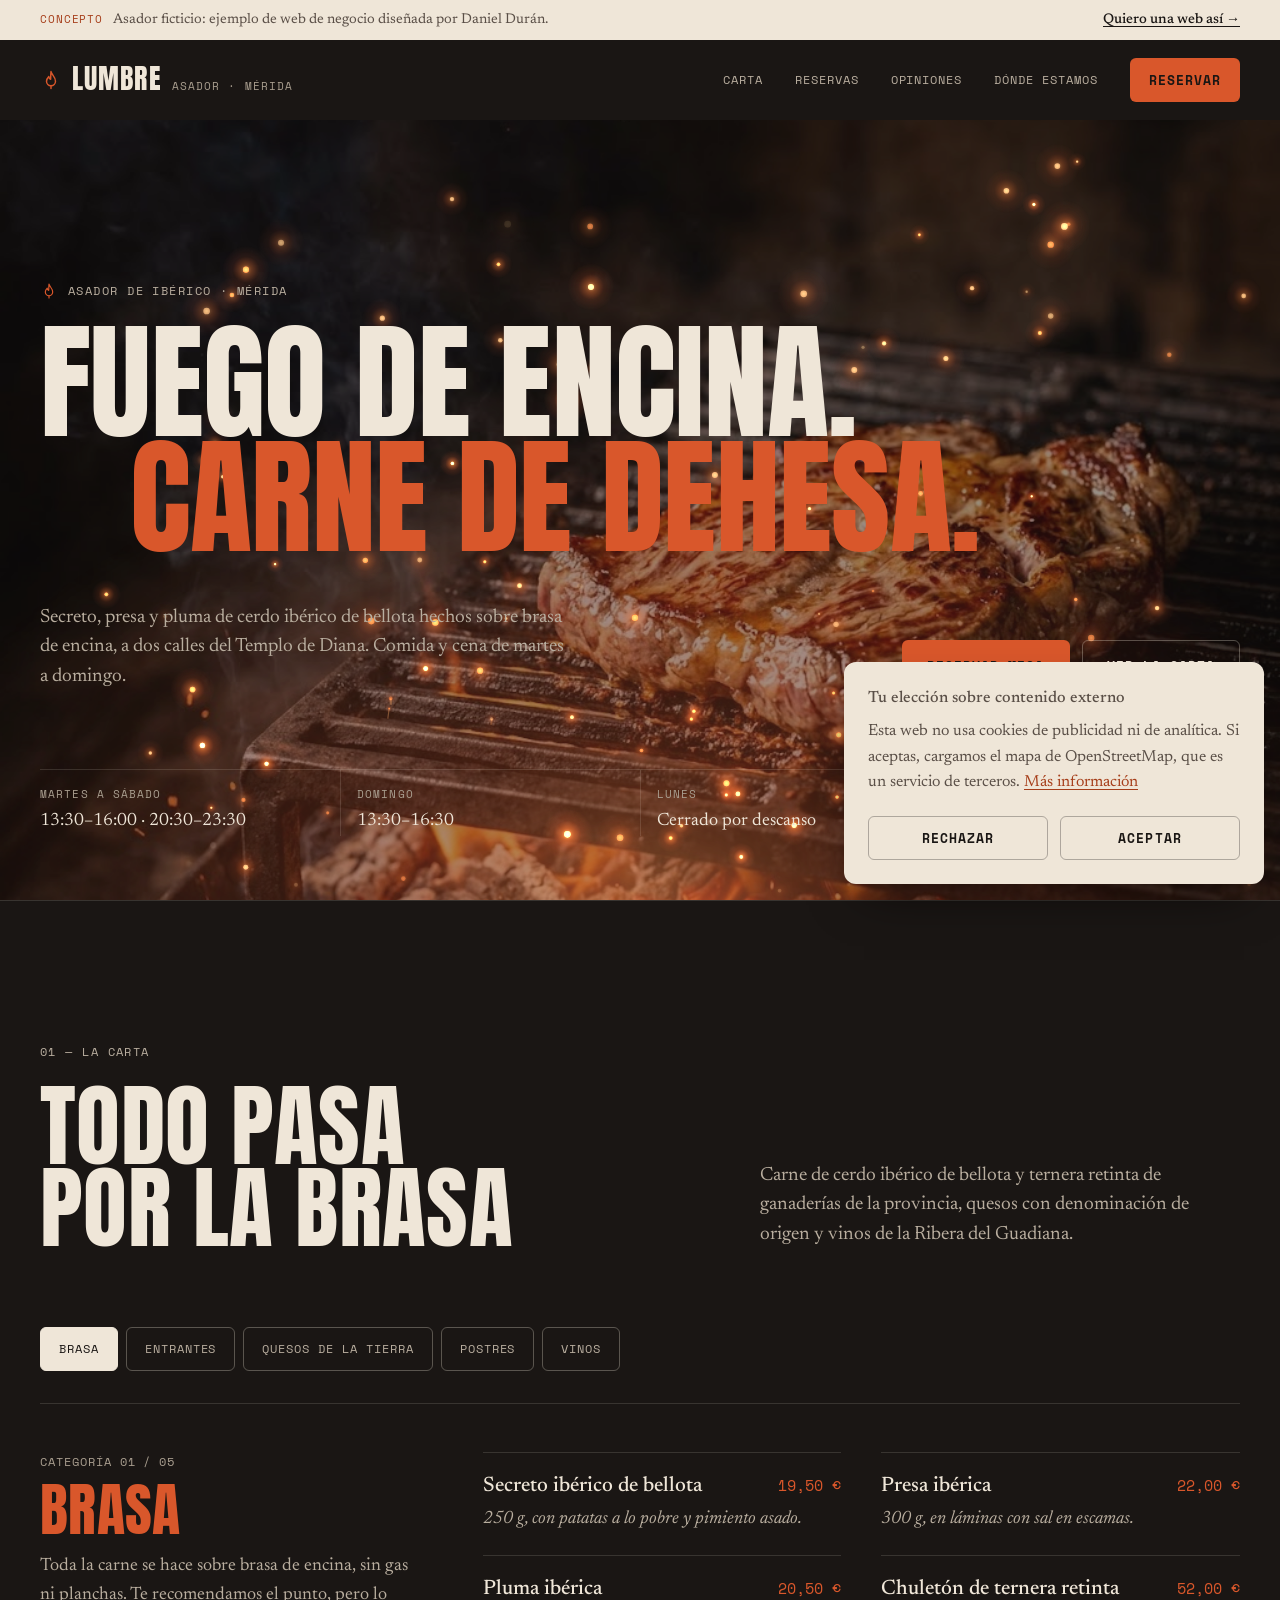
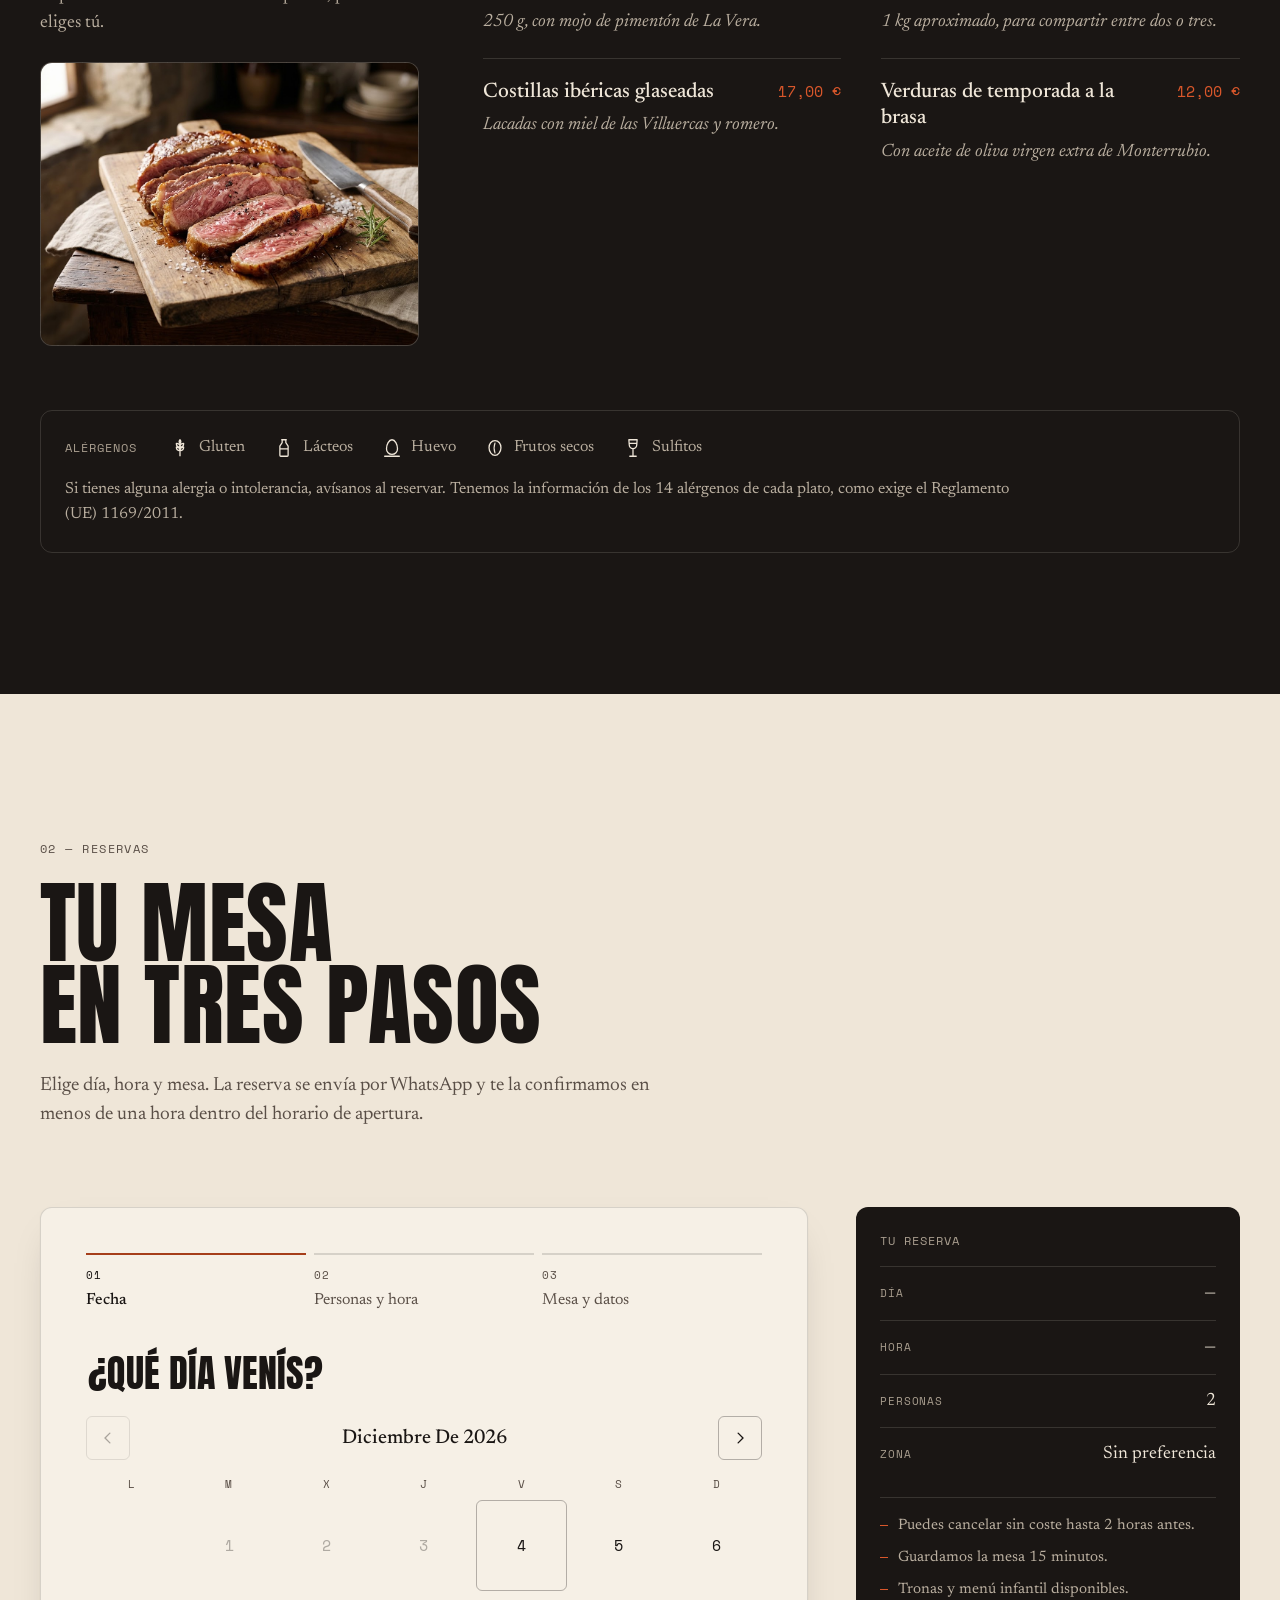
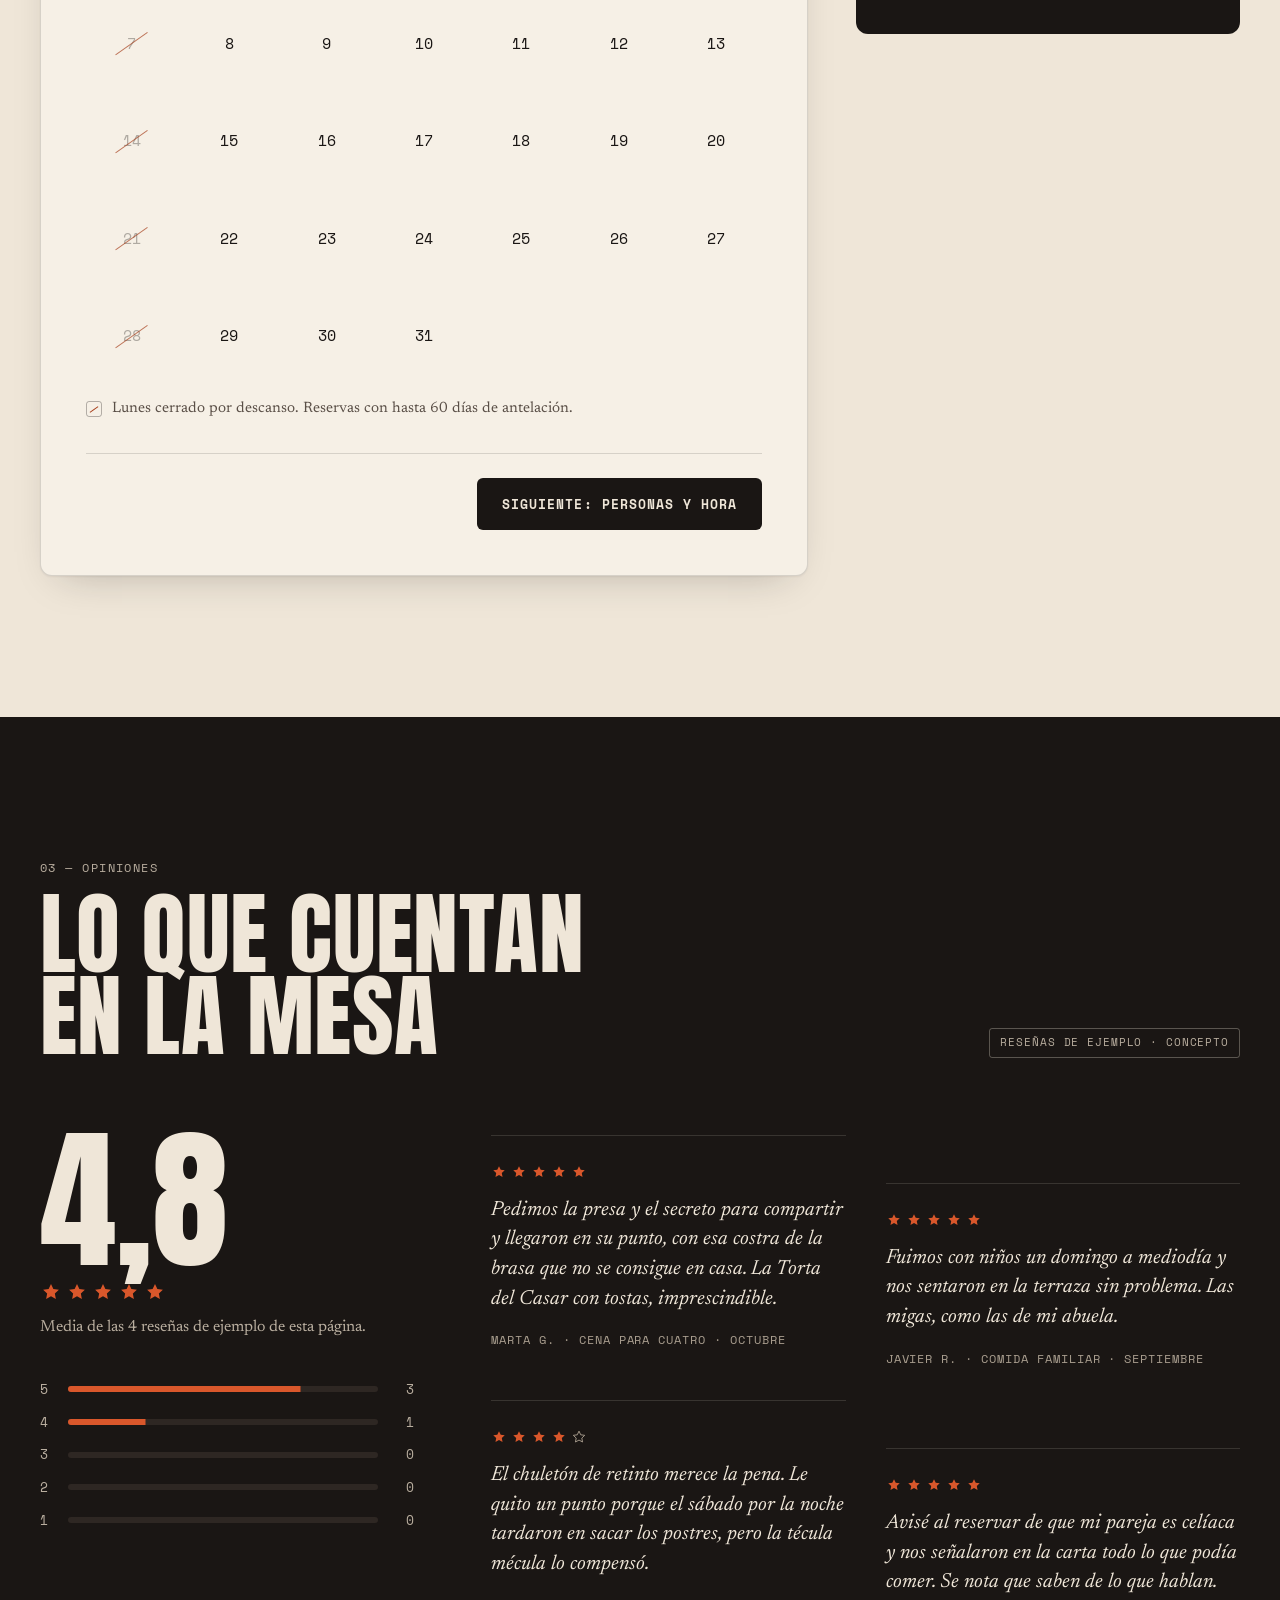
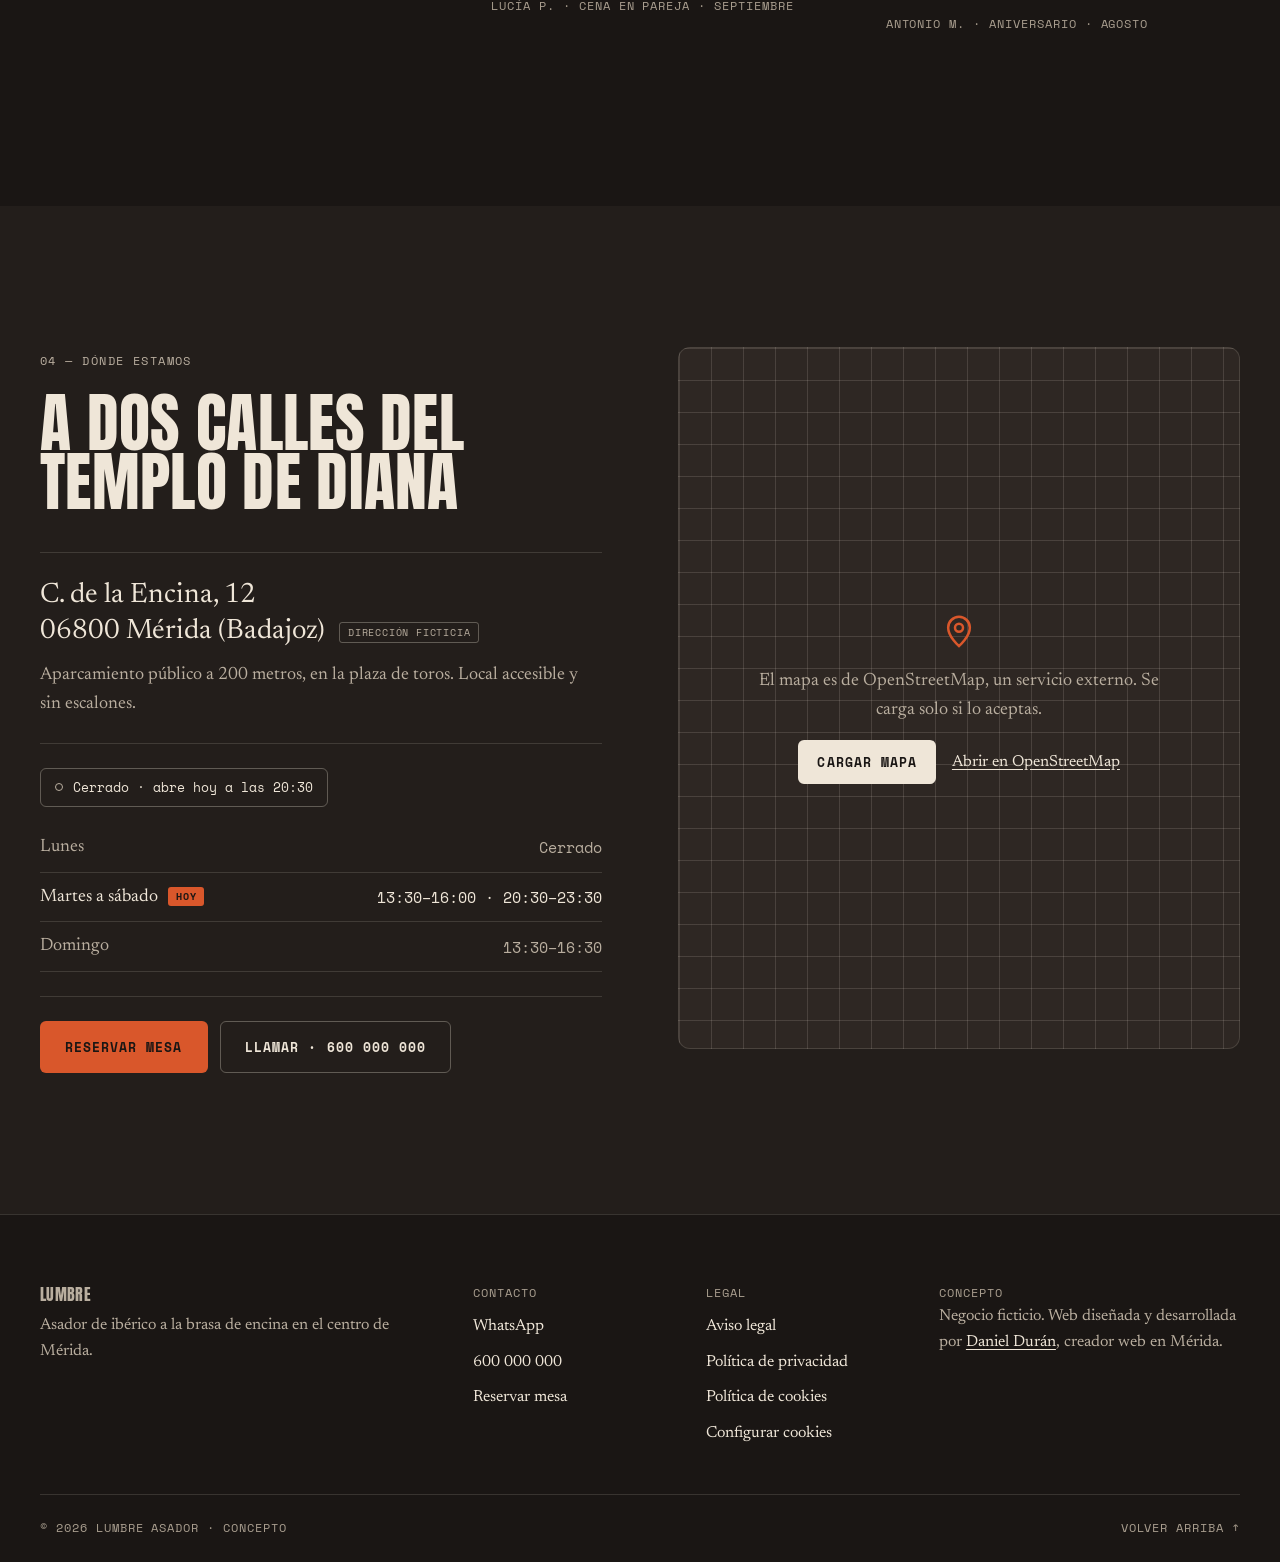
<file: index.html>
<!doctype html>
<html lang="es">
<head>
  <meta charset="utf-8">
  <meta name="viewport" content="width=device-width, initial-scale=1">
  <title>LUMBRE — Asador de ibérico a la brasa en Mérida</title>
  <meta name="description" content="Asador de ibérico de bellota a la brasa de encina en Mérida. Carta de la tierra, quesos D.O.P. y reservas online por WhatsApp. Concepto de web de Daniel Durán.">
  <meta name="theme-color" content="#1A1614">
  <link rel="icon" href="favicon.svg" type="image/svg+xml">
  <link rel="canonical" href="https://danielduranmoya-spec.github.io/lumbre-asador/">

  <meta property="og:type" content="website">
  <meta property="og:locale" content="es_ES">
  <meta property="og:site_name" content="LUMBRE Asador">
  <meta property="og:title" content="LUMBRE — Asador de ibérico a la brasa en Mérida">
  <meta property="og:description" content="Ibérico de bellota sobre brasa de encina, quesos de la tierra y reservas en tres pasos.">
  <meta property="og:url" content="https://danielduranmoya-spec.github.io/lumbre-asador/">
  <meta name="twitter:card" content="summary">

  <link rel="preconnect" href="https://fonts.googleapis.com">
  <link rel="preconnect" href="https://fonts.gstatic.com" crossorigin>
  <link rel="stylesheet" href="https://fonts.googleapis.com/css2?family=Anton&family=Newsreader:ital,opsz,wght@0,6..72,400;0,6..72,500;1,6..72,400&family=Space+Mono:wght@400;700&display=swap">
  <link rel="stylesheet" href="style.css">
  <script>document.documentElement.classList.add('js');</script>

  <script type="application/ld+json">
  {
    "@context": "https://schema.org",
    "@type": "Restaurant",
    "name": "LUMBRE Asador",
    "description": "Asador de ibérico a la brasa de encina en Mérida (concepto de web, negocio ficticio).",
    "url": "https://danielduranmoya-spec.github.io/lumbre-asador/",
    "menu": "https://danielduranmoya-spec.github.io/lumbre-asador/#carta",
    "telephone": "+34600000000",
    "servesCuisine": ["Asador", "Cocina extremeña"],
    "priceRange": "€€",
    "acceptsReservations": "True",
    "address": {
      "@type": "PostalAddress",
      "streetAddress": "C. de la Encina, 12",
      "postalCode": "06800",
      "addressLocality": "Mérida",
      "addressRegion": "Badajoz",
      "addressCountry": "ES"
    },
    "geo": { "@type": "GeoCoordinates", "latitude": 38.9183, "longitude": -6.3432 },
    "openingHoursSpecification": [
      { "@type": "OpeningHoursSpecification", "dayOfWeek": ["Tuesday","Wednesday","Thursday","Friday","Saturday"], "opens": "13:30", "closes": "16:00" },
      { "@type": "OpeningHoursSpecification", "dayOfWeek": ["Tuesday","Wednesday","Thursday","Friday","Saturday"], "opens": "20:30", "closes": "23:30" },
      { "@type": "OpeningHoursSpecification", "dayOfWeek": "Sunday", "opens": "13:30", "closes": "16:30" }
    ]
  }
  </script>
</head>
<body>
  <!-- Iconos: alérgenos, estrellas y utilidades -->
  <svg class="sprite" aria-hidden="true" focusable="false">
    <symbol id="i-flame" viewBox="0 0 24 24"><path d="M12 2.8c.6 3.3 4.9 5.6 4.9 10.6A4.9 4.9 0 0 1 12 18.3a4.9 4.9 0 0 1-4.9-4.9c0-2.4 1.3-3.9 2.5-5.2.2 1.6 1 2.6 2 3 .1-2.8.1-5.4.4-8.4z" fill="none" stroke="currentColor" stroke-width="1.6" stroke-linejoin="round"/><path d="M12 21.2v-2.9" stroke="currentColor" stroke-width="1.6" stroke-linecap="round"/></symbol>
    <symbol id="al-gluten" viewBox="0 0 24 24"><path d="M12 21V7M12 11c-2.5 0-4-1.6-4-4 2.5 0 4 1.6 4 4zm0 0c2.5 0 4-1.6 4-4-2.5 0-4 1.6-4 4zm0 4c-2.5 0-4-1.6-4-4 2.5 0 4 1.6 4 4zm0 0c2.5 0 4-1.6 4-4-2.5 0-4 1.6-4 4zM12 7c-1-1-1-2.8 0-4 1 1.2 1 3 0 4z" fill="none" stroke="currentColor" stroke-width="1.4" stroke-linejoin="round"/></symbol>
    <symbol id="al-lacteos" viewBox="0 0 24 24"><path d="M9.5 3h5M10 3v3.2L7.5 10v10a1 1 0 0 0 1 1h7a1 1 0 0 0 1-1V10L14 6.2V3M7.5 13h9" fill="none" stroke="currentColor" stroke-width="1.4" stroke-linejoin="round" stroke-linecap="round"/></symbol>
    <symbol id="al-huevo" viewBox="0 0 24 24"><path d="M12 3c3.3 0 6 5.2 6 9.8A6 6 0 0 1 12 19a6 6 0 0 1-6-6.2C6 8.2 8.7 3 12 3z" fill="none" stroke="currentColor" stroke-width="1.4"/><path d="M4 21h16" stroke="currentColor" stroke-width="1.4" stroke-linecap="round"/></symbol>
    <symbol id="al-frutos" viewBox="0 0 24 24"><path d="M12 4c4 0 6.5 3.5 6.5 7.6 0 4.6-3.2 8.4-6.5 8.4s-6.5-3.8-6.5-8.4C5.5 7.5 8 4 12 4z" fill="none" stroke="currentColor" stroke-width="1.4"/><path d="M12 6.5c-1.2 3.2-1.2 7.8 0 11" fill="none" stroke="currentColor" stroke-width="1.2" stroke-linecap="round"/></symbol>
    <symbol id="al-sulfitos" viewBox="0 0 24 24"><path d="M7.5 3h9l-.4 5.5a4.1 4.1 0 0 1-8.2 0zM12 12.6V20M8.5 21h7M8 7h8" fill="none" stroke="currentColor" stroke-width="1.4" stroke-linejoin="round" stroke-linecap="round"/></symbol>
    <symbol id="i-star" viewBox="0 0 24 24"><path d="M12 3.2l2.6 5.5 6 .8-4.4 4.1 1.1 5.9L12 16.6l-5.3 2.9 1.1-5.9-4.4-4.1 6-.8z"/></symbol>
    <symbol id="i-camera" viewBox="0 0 24 24"><path d="M4 8h3l1.6-2.4h6.8L17 8h3v11H4z" fill="none" stroke="currentColor" stroke-width="1.4" stroke-linejoin="round"/><circle cx="12" cy="13.2" r="3.4" fill="none" stroke="currentColor" stroke-width="1.4"/></symbol>
    <symbol id="i-pin" viewBox="0 0 24 24"><path d="M12 21s-6.5-5.6-6.5-11a6.5 6.5 0 0 1 13 0c0 5.4-6.5 11-6.5 11z" fill="none" stroke="currentColor" stroke-width="1.5"/><circle cx="12" cy="10" r="2.4" fill="none" stroke="currentColor" stroke-width="1.5"/></symbol>
    <symbol id="i-chat" viewBox="0 0 24 24"><path d="M4.5 19.5l1.2-3.6A7.5 7.5 0 1 1 8.4 18.6z" fill="none" stroke="currentColor" stroke-width="1.7" stroke-linejoin="round"/><path d="M9 10.2h6M9 13.4h4" stroke="currentColor" stroke-width="1.7" stroke-linecap="round"/></symbol>
    <symbol id="i-check" viewBox="0 0 24 24"><path d="M5 12.5l4.2 4.2L19 7" fill="none" stroke="currentColor" stroke-width="2" stroke-linecap="round" stroke-linejoin="round"/></symbol>
    <symbol id="i-chevron" viewBox="0 0 24 24"><path d="M9.5 5.5L16 12l-6.5 6.5" fill="none" stroke="currentColor" stroke-width="1.8" stroke-linecap="round" stroke-linejoin="round"/></symbol>
  </svg>

  <a class="skip-link" href="#contenido">Saltar al contenido</a>

  <div class="concept-bar">
    <div class="wrap concept-bar__inner">
      <p><span class="concept-bar__tag">Concepto</span> Asador ficticio<span class="concept-bar__long">: ejemplo de web de negocio diseñada por Daniel Durán</span>.</p>
      <a href="https://danielduranmoya-spec.github.io/#contacto">Quiero una web así <span aria-hidden="true">→</span></a>
    </div>
  </div>

  <header class="site-header" data-header>
    <div class="wrap site-header__inner">
      <a class="logo" href="#inicio" aria-label="LUMBRE Asador, ir al inicio">
        <svg class="logo__mark" aria-hidden="true"><use href="#i-flame"/></svg>
        <span class="logo__word">LUMBRE</span>
        <span class="logo__sub">Asador · Mérida</span>
      </a>
      <nav class="site-nav" aria-label="Principal">
        <a href="#carta">Carta</a>
        <a href="#reservas">Reservas</a>
        <a href="#opiniones">Opiniones</a>
        <a href="#contacto">Dónde estamos</a>
      </nav>
      <a class="btn btn--primary btn--small" href="#reservas">Reservar</a>
    </div>
  </header>

  <main id="contenido">

    <!-- ============ INICIO ============ -->
    <section class="hero" id="inicio" data-hero>
      <img class="hero__photo" data-photo="img/hero-parrilla.jpeg" alt="" hidden>
      <div class="hero__glow" aria-hidden="true"></div>
      <canvas class="hero__embers" data-embers aria-hidden="true"></canvas>

      <div class="wrap hero__inner">
        <p class="eyebrow reveal"><svg class="eyebrow__icon" aria-hidden="true"><use href="#i-flame"/></svg>Asador de ibérico · Mérida</p>
        <h1 class="hero__title reveal" style="--i:1">
          <span class="hero__line">Fuego de encina.</span>
          <span class="hero__line hero__line--accent">Carne de dehesa.</span>
        </h1>
        <div class="hero__row">
          <p class="lead hero__lead reveal" style="--i:2">Secreto, presa y pluma de cerdo ibérico de bellota hechos sobre brasa de encina, a dos calles del Templo de Diana. Comida y cena de martes a domingo.</p>
          <div class="hero__actions reveal" style="--i:3">
            <a class="btn btn--primary" href="#reservas">Reservar mesa</a>
            <a class="btn btn--ghost" href="#carta">Ver la carta</a>
          </div>
        </div>
        <dl class="hero__strip reveal" style="--i:4">
          <div><dt>Martes a sábado</dt><dd><span class="nowrap">13:30–16:00</span> · <span class="nowrap">20:30–23:30</span></dd></div>
          <div><dt>Domingo</dt><dd>13:30–16:30</dd></div>
          <div><dt>Lunes</dt><dd>Cerrado por descanso</dd></div>
          <div><dt>Terraza</dt><dd>12 mesas a la sombra</dd></div>
        </dl>
      </div>
    </section>

    <!-- ============ CARTA ============ -->
    <section class="section menu" id="carta" aria-labelledby="carta-title">
      <div class="wrap">
        <header class="section-head menu__head reveal">
          <p class="eyebrow">01 — La carta</p>
          <h2 id="carta-title">Todo pasa<br>por la brasa</h2>
          <p class="lead">Carne de cerdo ibérico de bellota y ternera retinta de ganaderías de la provincia, quesos con denominación de origen y vinos de la Ribera del Guadiana.</p>
        </header>

        <div class="menu-filters reveal" role="group" aria-label="Categorías de la carta" data-menu-filters>
          <button class="filter" type="button" data-cat="brasa" aria-pressed="true" aria-controls="menu-panel">Brasa</button>
          <button class="filter" type="button" data-cat="entrantes" aria-pressed="false" aria-controls="menu-panel">Entrantes</button>
          <button class="filter" type="button" data-cat="quesos" aria-pressed="false" aria-controls="menu-panel">Quesos de la tierra</button>
          <button class="filter" type="button" data-cat="postres" aria-pressed="false" aria-controls="menu-panel">Postres</button>
          <button class="filter" type="button" data-cat="vinos" aria-pressed="false" aria-controls="menu-panel">Vinos</button>
        </div>

        <div class="menu__body" id="menu-panel" aria-live="polite" data-menu-panel>
          <aside class="menu__aside" data-menu-aside>
            <p class="mono menu__count">Categoría 01 / 05</p>
            <h3 class="menu__cat">Brasa</h3>
            <p class="menu__note">Toda la carne se hace sobre brasa de encina, sin gas ni planchas. Te recomendamos el punto, pero lo eliges tú.</p>
            <figure class="ph" style="aspect-ratio: 4 / 3">
              <figcaption class="ph__label"><svg aria-hidden="true"><use href="#i-camera"/></svg><span>Presa ibérica cortada en láminas sobre una tabla de madera</span></figcaption>
            </figure>
          </aside>
          <ul class="dish-list" data-menu-list>
            <li class="dish">
              <div class="dish__top"><h4 class="dish__name">Secreto ibérico de bellota</h4><p class="dish__price">19,50 €</p></div>
              <p class="dish__desc">250 g, con patatas a lo pobre y pimiento asado.</p>
            </li>
            <li class="dish">
              <div class="dish__top"><h4 class="dish__name">Presa ibérica</h4><p class="dish__price">22,00 €</p></div>
              <p class="dish__desc">300 g, en láminas con sal en escamas.</p>
            </li>
            <li class="dish">
              <div class="dish__top"><h4 class="dish__name">Pluma ibérica</h4><p class="dish__price">20,50 €</p></div>
              <p class="dish__desc">250 g, con mojo de pimentón de La Vera.</p>
            </li>
            <li class="dish">
              <div class="dish__top"><h4 class="dish__name">Chuletón de ternera retinta</h4><p class="dish__price">52,00 €</p></div>
              <p class="dish__desc">1 kg aproximado, para compartir entre dos o tres.</p>
            </li>
            <li class="dish">
              <div class="dish__top"><h4 class="dish__name">Costillas ibéricas glaseadas</h4><p class="dish__price">17,00 €</p></div>
              <p class="dish__desc">Lacadas con miel de las Villuercas y romero.</p>
            </li>
            <li class="dish">
              <div class="dish__top"><h4 class="dish__name">Verduras de temporada a la brasa</h4><p class="dish__price">12,00 €</p></div>
              <p class="dish__desc">Con aceite de oliva virgen extra de Monterrubio.</p>
            </li>
          </ul>
        </div>

        <div class="allergens reveal">
          <p class="mono allergens__title">Alérgenos</p>
          <ul class="allergens__list">
            <li><svg aria-hidden="true"><use href="#al-gluten"/></svg>Gluten</li>
            <li><svg aria-hidden="true"><use href="#al-lacteos"/></svg>Lácteos</li>
            <li><svg aria-hidden="true"><use href="#al-huevo"/></svg>Huevo</li>
            <li><svg aria-hidden="true"><use href="#al-frutos"/></svg>Frutos secos</li>
            <li><svg aria-hidden="true"><use href="#al-sulfitos"/></svg>Sulfitos</li>
          </ul>
          <p class="allergens__note">Si tienes alguna alergia o intolerancia, avísanos al reservar. Tenemos la información de los 14 alérgenos de cada plato, como exige el Reglamento (UE) 1169/2011.</p>
        </div>
      </div>
    </section>

    <!-- ============ RESERVAS ============ -->
    <section class="section booking" id="reservas" aria-labelledby="reservas-title">
      <div class="wrap">
        <header class="section-head booking__head reveal">
          <p class="eyebrow">02 — Reservas</p>
          <h2 id="reservas-title">Tu mesa<br>en tres pasos</h2>
          <p class="lead">Elige día, hora y mesa. La reserva se envía por WhatsApp y te la confirmamos en menos de una hora dentro del horario de apertura.</p>
        </header>

        <div class="booking__grid">
          <form class="booking__widget reveal" style="--i:1" data-booking novalidate>
            <ol class="steps" data-steps>
              <li class="steps__item" data-step-label="1" aria-current="step"><span class="steps__num">01</span>Fecha</li>
              <li class="steps__item" data-step-label="2"><span class="steps__num">02</span>Personas y hora</li>
              <li class="steps__item" data-step-label="3"><span class="steps__num">03</span>Mesa y datos</li>
            </ol>

            <div class="booking__noscript">
              <p>Activa JavaScript para reservar online, o escríbenos directamente por <a data-wa href="https://wa.me/34600000000">WhatsApp</a> o llama al <a data-tel href="tel:+34600000000"><span data-tel-text>600 000 000</span></a>.</p>
            </div>

            <!-- Paso 1 -->
            <fieldset class="step" data-step="1">
              <legend class="step__legend">¿Qué día venís?</legend>
              <div class="calendar" data-calendar>
                <div class="calendar__head">
                  <button class="icon-btn" type="button" data-cal-prev aria-label="Mes anterior"><svg aria-hidden="true" style="transform: rotate(180deg)"><use href="#i-chevron"/></svg></button>
                  <p class="calendar__month" data-cal-month aria-live="polite">Octubre 2026</p>
                  <button class="icon-btn" type="button" data-cal-next aria-label="Mes siguiente"><svg aria-hidden="true"><use href="#i-chevron"/></svg></button>
                </div>
                <div class="calendar__weekdays" aria-hidden="true"><span>L</span><span>M</span><span>X</span><span>J</span><span>V</span><span>S</span><span>D</span></div>
                <div class="calendar__grid" data-cal-grid></div>
                <p class="calendar__legend"><span class="calendar__closed-mark" aria-hidden="true"></span>Lunes cerrado por descanso. Reservas con hasta 60 días de antelación.</p>
              </div>
              <p class="field-error" data-error="date" hidden>Elige un día para continuar.</p>
              <div class="step__actions">
                <button class="btn btn--dark" type="button" data-next>Siguiente: personas y hora</button>
              </div>
            </fieldset>

            <!-- Paso 2 -->
            <fieldset class="step" data-step="2" hidden>
              <legend class="step__legend">¿Cuántos sois y a qué hora?</legend>

              <div class="field">
                <p class="field__label" id="people-label">Comensales</p>
                <div class="stepper" role="group" aria-labelledby="people-label">
                  <button class="icon-btn" type="button" data-people="-1" aria-label="Quitar un comensal">−</button>
                  <output class="stepper__value" data-people-value aria-live="polite">2</output>
                  <button class="icon-btn" type="button" data-people="1" aria-label="Añadir un comensal">+</button>
                </div>
                <p class="field__hint">Para grupos de más de 12 personas, <a data-wa data-wa-msg="Hola, quiero reservar en LUMBRE para un grupo de más de 12 personas." href="https://wa.me/34600000000">escríbenos por WhatsApp</a>.</p>
              </div>

              <div class="field">
                <p class="field__label" id="turn-label">Turno</p>
                <div class="segmented" role="radiogroup" aria-labelledby="turn-label">
                  <label class="segmented__opt"><input type="radio" name="turno" value="comida" checked><span>Comida</span></label>
                  <label class="segmented__opt"><input type="radio" name="turno" value="cena"><span>Cena</span></label>
                </div>
              </div>

              <div class="field">
                <p class="field__label" id="slot-label">Hora</p>
                <div class="slots" role="radiogroup" aria-labelledby="slot-label" data-slots></div>
                <p class="field__hint" data-slots-hint hidden></p>
              </div>
              <p class="field-error" data-error="slot" hidden>Elige una hora para continuar.</p>

              <div class="step__actions">
                <button class="btn btn--line" type="button" data-prev>Atrás</button>
                <button class="btn btn--dark" type="button" data-next>Siguiente: mesa y datos</button>
              </div>
            </fieldset>

            <!-- Paso 3 -->
            <fieldset class="step" data-step="3" hidden>
              <legend class="step__legend">¿Dónde os sentamos?</legend>

              <div class="zones" role="radiogroup" aria-label="Zona">
                <label class="zone-opt"><input type="radio" name="zona" value="terraza"><span class="zone-opt__body"><strong>Terraza</strong><small>A la sombra, con calefactores en invierno</small></span></label>
                <label class="zone-opt"><input type="radio" name="zona" value="interior"><span class="zone-opt__body"><strong>Interior</strong><small>Junto a la parrilla, se ve el fuego</small></span></label>
                <label class="zone-opt"><input type="radio" name="zona" value="indiferente" checked><span class="zone-opt__body"><strong>Sin preferencia</strong><small>Donde haya sitio a esa hora</small></span></label>
              </div>

              <div class="field-row">
                <div class="field">
                  <label class="field__label" for="f-nombre">Nombre</label>
                  <input class="input" id="f-nombre" name="nombre" type="text" autocomplete="name" required aria-describedby="e-nombre">
                  <p class="field-error" id="e-nombre" data-error="nombre" hidden>Escribe tu nombre.</p>
                </div>
                <div class="field">
                  <label class="field__label" for="f-telefono">Teléfono</label>
                  <input class="input" id="f-telefono" name="telefono" type="tel" inputmode="tel" autocomplete="tel" required aria-describedby="e-telefono" placeholder="600 000 000">
                  <p class="field-error" id="e-telefono" data-error="telefono" hidden>Escribe un teléfono de 9 cifras.</p>
                </div>
              </div>

              <div class="field">
                <label class="field__label" for="f-notas">Comentarios <span class="field__optional">opcional</span></label>
                <textarea class="input input--area" id="f-notas" name="notas" rows="3" placeholder="Alergias, trona, una celebración…"></textarea>
              </div>

              <label class="check">
                <input type="checkbox" name="privacidad" required aria-describedby="e-privacidad">
                <span>He leído la <a href="privacidad.html">política de privacidad</a> y acepto que usen mis datos para gestionar la reserva.</span>
              </label>
              <p class="field-error" id="e-privacidad" data-error="privacidad" hidden>Necesitamos que aceptes la política de privacidad.</p>

              <div class="step__actions">
                <button class="btn btn--line" type="button" data-prev>Atrás</button>
                <button class="btn btn--dark" type="submit">Revisar reserva</button>
              </div>
            </fieldset>

            <!-- Confirmación -->
            <div class="confirm" data-confirm hidden tabindex="-1">
              <p class="confirm__icon" aria-hidden="true"><svg><use href="#i-check"/></svg></p>
              <h3 class="confirm__title">Tu reserva está lista para enviar</h3>
              <dl class="confirm__summary" data-confirm-summary></dl>
              <p class="confirm__note">Al pulsar el botón se abre WhatsApp con el mensaje ya escrito. La mesa queda reservada cuando te respondamos.</p>
              <div class="step__actions">
                <button class="btn btn--line" type="button" data-edit>Cambiar algo</button>
                <a class="btn btn--primary" data-confirm-link href="https://wa.me/34600000000" target="_blank" rel="noopener"><svg class="icon" aria-hidden="true"><use href="#i-chat"/></svg>Enviar por WhatsApp</a>
              </div>
            </div>
          </form>

          <aside class="booking__summary reveal" style="--i:2" aria-label="Resumen de tu reserva">
            <p class="mono booking__summary-title">Tu reserva</p>
            <dl class="summary" data-summary>
              <div><dt>Día</dt><dd data-sum="fecha">—</dd></div>
              <div><dt>Hora</dt><dd data-sum="hora">—</dd></div>
              <div><dt>Personas</dt><dd data-sum="personas">2</dd></div>
              <div><dt>Zona</dt><dd data-sum="zona">Sin preferencia</dd></div>
            </dl>
            <ul class="booking__facts">
              <li>Puedes cancelar sin coste hasta 2 horas antes.</li>
              <li>Guardamos la mesa 15 minutos.</li>
              <li>Tronas y menú infantil disponibles.</li>
            </ul>
          </aside>
        </div>
      </div>
    </section>

    <!-- ============ OPINIONES ============ -->
    <section class="section reviews" id="opiniones" aria-labelledby="opiniones-title">
      <div class="wrap reviews__grid">
        <header class="section-head reviews__head reveal">
          <p class="eyebrow">03 — Opiniones</p>
          <h2 id="opiniones-title">Lo que cuentan<br>en la mesa</h2>
          <p class="tag tag--outline">Reseñas de ejemplo · concepto</p>
        </header>

        <div class="score reveal" style="--i:1" data-score>
          <p class="score__value">4,8</p>
          <p class="stars" aria-label="4,8 de 5 estrellas">
            <svg aria-hidden="true"><use href="#i-star"/></svg><svg aria-hidden="true"><use href="#i-star"/></svg><svg aria-hidden="true"><use href="#i-star"/></svg><svg aria-hidden="true"><use href="#i-star"/></svg><svg aria-hidden="true"><use href="#i-star"/></svg>
          </p>
          <p class="score__caption">Media de las 4 reseñas de ejemplo de esta página.</p>
          <ul class="bars" aria-label="Distribución de valoraciones">
            <li style="--v:0.75"><span class="bars__label">5</span><span class="bars__track"><span class="bars__fill"></span></span><span class="bars__count">3</span></li>
            <li style="--v:0.25"><span class="bars__label">4</span><span class="bars__track"><span class="bars__fill"></span></span><span class="bars__count">1</span></li>
            <li style="--v:0"><span class="bars__label">3</span><span class="bars__track"><span class="bars__fill"></span></span><span class="bars__count">0</span></li>
            <li style="--v:0"><span class="bars__label">2</span><span class="bars__track"><span class="bars__fill"></span></span><span class="bars__count">0</span></li>
            <li style="--v:0"><span class="bars__label">1</span><span class="bars__track"><span class="bars__fill"></span></span><span class="bars__count">0</span></li>
          </ul>
        </div>

        <ul class="quotes">
          <li class="quote reveal" style="--i:1">
            <p class="stars stars--small" aria-label="5 de 5 estrellas"><svg aria-hidden="true"><use href="#i-star"/></svg><svg aria-hidden="true"><use href="#i-star"/></svg><svg aria-hidden="true"><use href="#i-star"/></svg><svg aria-hidden="true"><use href="#i-star"/></svg><svg aria-hidden="true"><use href="#i-star"/></svg></p>
            <blockquote><p>Pedimos la presa y el secreto para compartir y llegaron en su punto, con esa costra de la brasa que no se consigue en casa. La Torta del Casar con tostas, imprescindible.</p></blockquote>
            <p class="quote__meta mono">Marta G. · Cena para cuatro · Octubre</p>
          </li>
          <li class="quote reveal" style="--i:2">
            <p class="stars stars--small" aria-label="5 de 5 estrellas"><svg aria-hidden="true"><use href="#i-star"/></svg><svg aria-hidden="true"><use href="#i-star"/></svg><svg aria-hidden="true"><use href="#i-star"/></svg><svg aria-hidden="true"><use href="#i-star"/></svg><svg aria-hidden="true"><use href="#i-star"/></svg></p>
            <blockquote><p>Fuimos con niños un domingo a mediodía y nos sentaron en la terraza sin problema. Las migas, como las de mi abuela.</p></blockquote>
            <p class="quote__meta mono">Javier R. · Comida familiar · Septiembre</p>
          </li>
          <li class="quote reveal" style="--i:3">
            <p class="stars stars--small" aria-label="4 de 5 estrellas"><svg aria-hidden="true"><use href="#i-star"/></svg><svg aria-hidden="true"><use href="#i-star"/></svg><svg aria-hidden="true"><use href="#i-star"/></svg><svg aria-hidden="true"><use href="#i-star"/></svg><svg class="is-off" aria-hidden="true"><use href="#i-star"/></svg></p>
            <blockquote><p>El chuletón de retinto merece la pena. Le quito un punto porque el sábado por la noche tardaron en sacar los postres, pero la técula mécula lo compensó.</p></blockquote>
            <p class="quote__meta mono">Lucía P. · Cena en pareja · Septiembre</p>
          </li>
          <li class="quote reveal" style="--i:4">
            <p class="stars stars--small" aria-label="5 de 5 estrellas"><svg aria-hidden="true"><use href="#i-star"/></svg><svg aria-hidden="true"><use href="#i-star"/></svg><svg aria-hidden="true"><use href="#i-star"/></svg><svg aria-hidden="true"><use href="#i-star"/></svg><svg aria-hidden="true"><use href="#i-star"/></svg></p>
            <blockquote><p>Avisé al reservar de que mi pareja es celíaca y nos señalaron en la carta todo lo que podía comer. Se nota que saben de lo que hablan.</p></blockquote>
            <p class="quote__meta mono">Antonio M. · Aniversario · Agosto</p>
          </li>
        </ul>
      </div>
    </section>

    <!-- ============ DÓNDE ESTAMOS ============ -->
    <section class="section visit" id="contacto" aria-labelledby="contacto-title">
      <div class="wrap visit__grid">
        <div class="visit__info">
          <header class="section-head reveal">
            <p class="eyebrow">04 — Dónde estamos</p>
            <h2 id="contacto-title">A dos calles del<br>Templo de Diana</h2>
          </header>

          <div class="visit__block reveal" style="--i:1">
            <p class="visit__address">C. de la Encina, 12<br>06800 Mérida (Badajoz) <span class="mono visit__fake">dirección ficticia</span></p>
            <p class="visit__extra">Aparcamiento público a 200 metros, en la plaza de toros. Local accesible y sin escalones.</p>
          </div>

          <div class="visit__block reveal" style="--i:2">
            <p class="status" data-status data-state="unknown"><span class="status__dot" aria-hidden="true"></span><span data-status-text>Horario</span></p>
            <table class="hours">
              <caption class="visually-hidden">Horario</caption>
              <tbody>
                <tr data-days="1"><th scope="row">Lunes</th><td>Cerrado</td></tr>
                <tr data-days="2,3,4,5,6"><th scope="row">Martes a sábado</th><td><span class="nowrap">13:30–16:00</span> · <span class="nowrap">20:30–23:30</span></td></tr>
                <tr data-days="0"><th scope="row">Domingo</th><td>13:30–16:30</td></tr>
              </tbody>
            </table>
          </div>

          <div class="visit__actions reveal" style="--i:3">
            <a class="btn btn--primary" href="#reservas">Reservar mesa</a>
            <a class="btn btn--ghost" data-tel href="tel:+34600000000">Llamar · <span data-tel-text>600 000 000</span></a>
          </div>
        </div>

        <div class="visit__map reveal" style="--i:2">
          <div class="map" data-map>
            <div class="map__placeholder" data-map-placeholder>
              <svg class="map__pin" aria-hidden="true"><use href="#i-pin"/></svg>
              <p>El mapa es de OpenStreetMap, un servicio externo. Se carga solo si lo aceptas.</p>
              <div class="map__actions">
                <button class="btn btn--light btn--small" type="button" data-map-load>Cargar mapa</button>
                <a class="link-light" href="https://www.openstreetmap.org/?mlat=38.9183&amp;mlon=-6.3432#map=17/38.9183/-6.3432" target="_blank" rel="noopener">Abrir en OpenStreetMap <span class="visually-hidden">(se abre en una pestaña nueva)</span></a>
              </div>
            </div>
          </div>
        </div>
      </div>
    </section>
  </main>

  <footer class="site-footer">
    <div class="wrap site-footer__grid">
      <div class="site-footer__brand">
        <p class="site-footer__logo">LUMBRE</p>
        <p>Asador de ibérico a la brasa de encina en el centro de Mérida.</p>
      </div>
      <nav aria-label="Contacto">
        <h2 class="mono">Contacto</h2>
        <a data-wa href="https://wa.me/34600000000">WhatsApp</a>
        <a data-tel href="tel:+34600000000"><span data-tel-text>600 000 000</span></a>
        <a href="#reservas">Reservar mesa</a>
      </nav>
      <nav aria-label="Legal">
        <h2 class="mono">Legal</h2>
        <a href="aviso-legal.html">Aviso legal</a>
        <a href="privacidad.html">Política de privacidad</a>
        <a href="cookies.html">Política de cookies</a>
        <button class="link-button" type="button" data-open-cookies>Configurar cookies</button>
      </nav>
      <div class="site-footer__credit">
        <h2 class="mono">Concepto</h2>
        <p>Negocio ficticio. Web diseñada y desarrollada por <a href="https://danielduranmoya-spec.github.io/">Daniel Durán</a>, creador web en Mérida.</p>
      </div>
    </div>
    <div class="wrap site-footer__bottom mono">
      <p>© <span data-year>2026</span> LUMBRE Asador · Concepto</p>
      <a href="#inicio">Volver arriba ↑</a>
    </div>
  </footer>

  <div class="cookie-banner" role="region" aria-label="Aviso de cookies" data-cookie-banner hidden>
    <p class="cookie-banner__title">Tu elección sobre contenido externo</p>
    <p>Esta web no usa cookies de publicidad ni de analítica. Si aceptas, cargamos el mapa de OpenStreetMap, que es un servicio de terceros. <a href="cookies.html">Más información</a></p>
    <div class="cookie-banner__actions">
      <button class="btn btn--cookie" type="button" data-consent="rejected">Rechazar</button>
      <button class="btn btn--cookie" type="button" data-consent="accepted">Aceptar</button>
    </div>
  </div>

  <script src="script.js"></script>
</body>
</html>
</file>
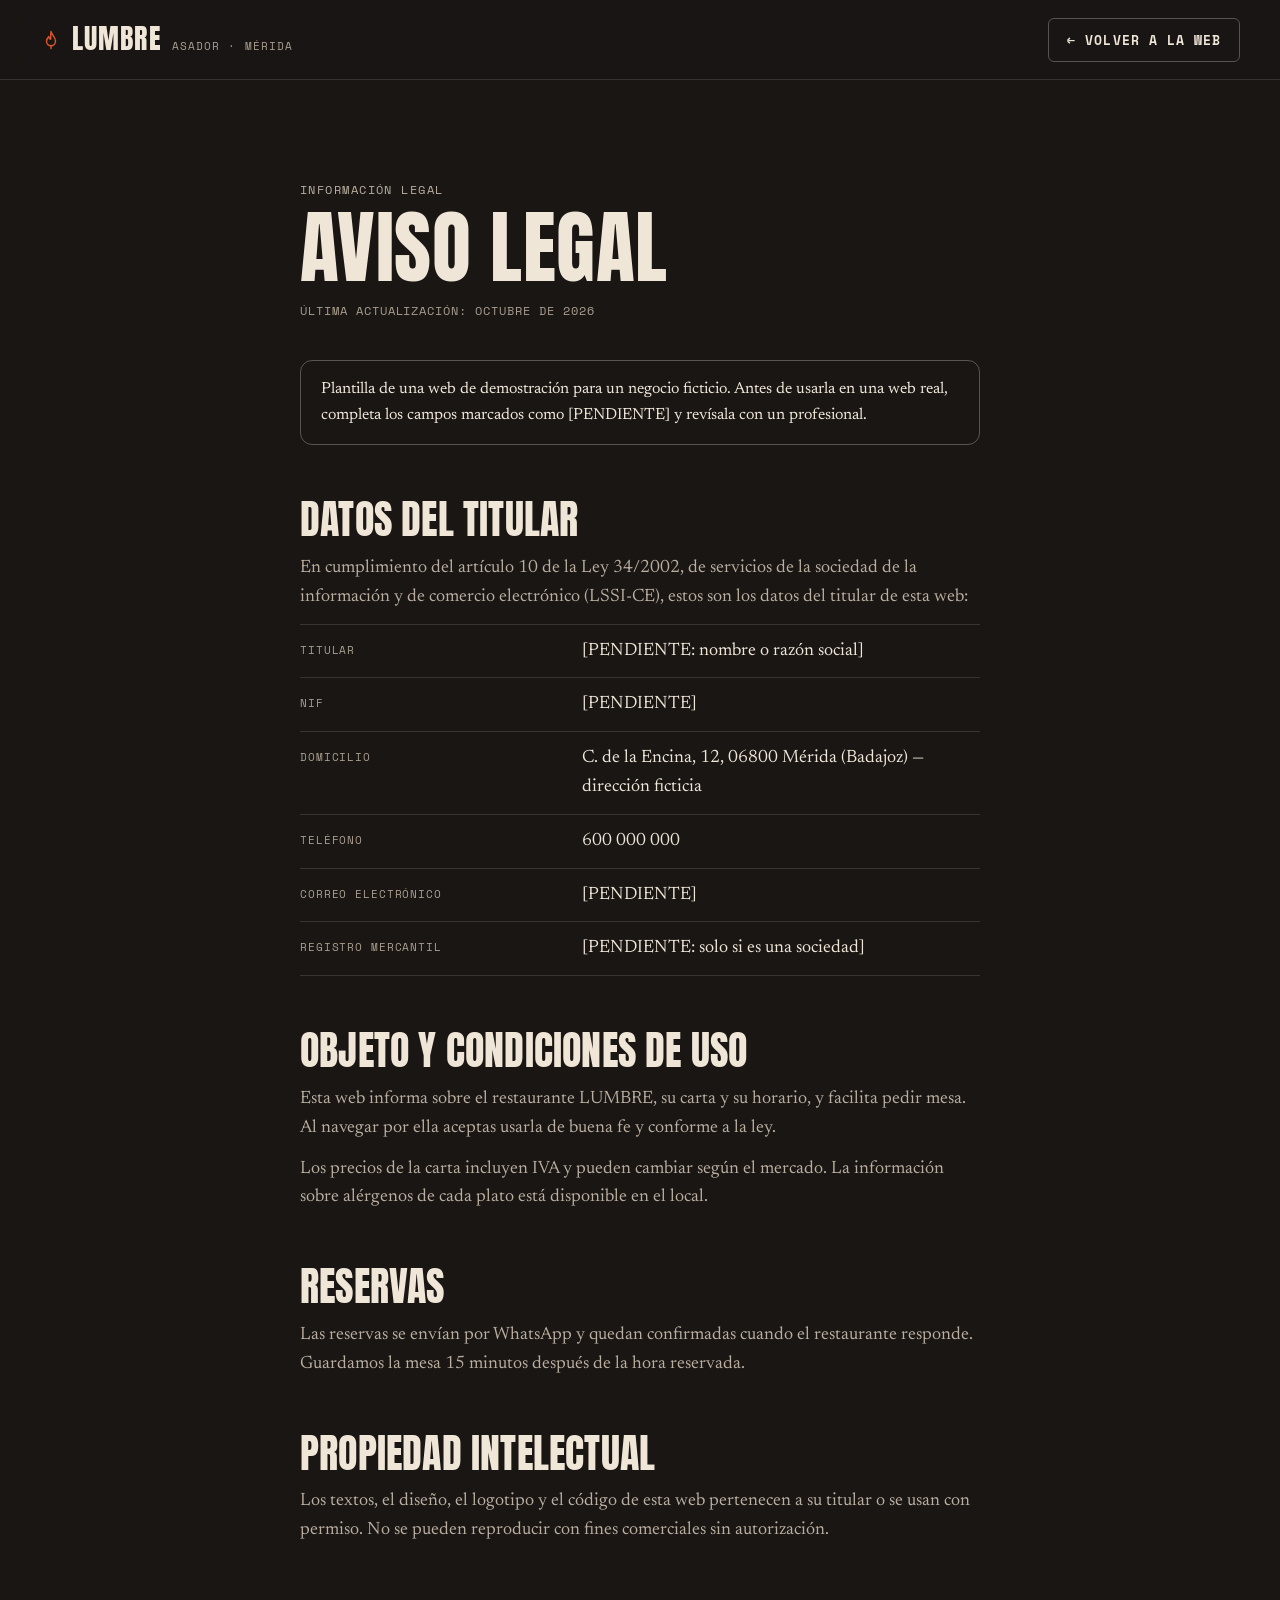
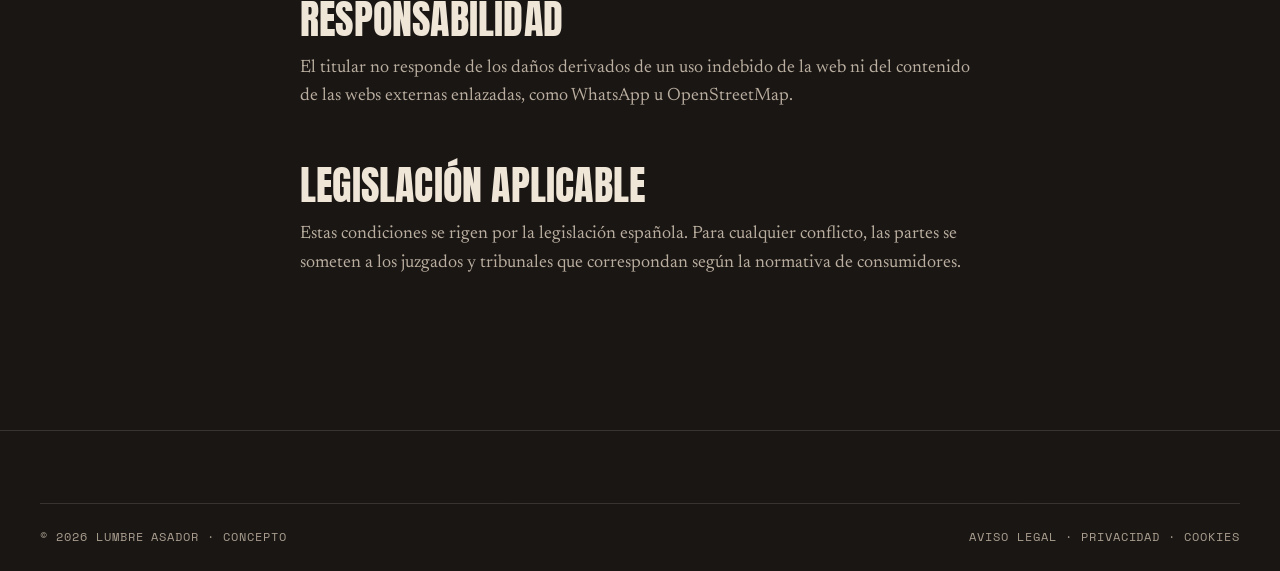
<file: aviso-legal.html>
<!doctype html>
<html lang="es">
<head>
  <meta charset="utf-8">
  <meta name="viewport" content="width=device-width, initial-scale=1">
  <title>Aviso legal — LUMBRE Asador</title>
  <meta name="robots" content="noindex">
  <meta name="theme-color" content="#1A1614">
  <link rel="icon" href="favicon.svg" type="image/svg+xml">
  <link rel="preconnect" href="https://fonts.googleapis.com">
  <link rel="preconnect" href="https://fonts.gstatic.com" crossorigin>
  <link rel="stylesheet" href="https://fonts.googleapis.com/css2?family=Anton&family=Newsreader:ital,opsz,wght@0,6..72,400;0,6..72,500;1,6..72,400&family=Space+Mono:wght@400;700&display=swap">
  <link rel="stylesheet" href="style.css">
</head>
<body class="legal-page">
  <svg class="sprite" aria-hidden="true" focusable="false">
    <symbol id="i-flame" viewBox="0 0 24 24"><path d="M12 2.8c.6 3.3 4.9 5.6 4.9 10.6A4.9 4.9 0 0 1 12 18.3a4.9 4.9 0 0 1-4.9-4.9c0-2.4 1.3-3.9 2.5-5.2.2 1.6 1 2.6 2 3 .1-2.8.1-5.4.4-8.4z" fill="none" stroke="currentColor" stroke-width="1.6" stroke-linejoin="round"/><path d="M12 21.2v-2.9" stroke="currentColor" stroke-width="1.6" stroke-linecap="round"/></symbol>
  </svg>
  <header class="site-header">
    <div class="wrap site-header__inner">
      <a class="logo" href="index.html" aria-label="LUMBRE Asador, volver a la web">
        <svg class="logo__mark" aria-hidden="true"><use href="#i-flame"/></svg>
        <span class="logo__word">LUMBRE</span>
        <span class="logo__sub">Asador · Mérida</span>
      </a>
      <a class="btn btn--ghost btn--small" href="index.html">← Volver a la web</a>
    </div>
  </header>
  <main class="legal-doc" id="contenido">
    <p class="eyebrow">Información legal</p>
    <h1>Aviso legal</h1>
    <p class="legal-updated mono">Última actualización: octubre de 2026</p>
    <p class="legal-note">Plantilla de una web de demostración para un negocio ficticio. Antes de usarla en una web real, completa los campos marcados como [PENDIENTE] y revísala con un profesional.</p>

    <h2>Datos del titular</h2>
    <p>En cumplimiento del artículo 10 de la Ley 34/2002, de servicios de la sociedad de la información y de comercio electrónico (LSSI-CE), estos son los datos del titular de esta web:</p>
    <dl>
      <div><dt>Titular</dt><dd>[PENDIENTE: nombre o razón social]</dd></div>
      <div><dt>NIF</dt><dd>[PENDIENTE]</dd></div>
      <div><dt>Domicilio</dt><dd>C. de la Encina, 12, 06800 Mérida (Badajoz) — dirección ficticia</dd></div>
      <div><dt>Teléfono</dt><dd>600 000 000</dd></div>
      <div><dt>Correo electrónico</dt><dd>[PENDIENTE]</dd></div>
      <div><dt>Registro Mercantil</dt><dd>[PENDIENTE: solo si es una sociedad]</dd></div>
    </dl>

    <h2>Objeto y condiciones de uso</h2>
    <p>Esta web informa sobre el restaurante LUMBRE, su carta y su horario, y facilita pedir mesa. Al navegar por ella aceptas usarla de buena fe y conforme a la ley.</p>
    <p>Los precios de la carta incluyen IVA y pueden cambiar según el mercado. La información sobre alérgenos de cada plato está disponible en el local.</p>

    <h2>Reservas</h2>
    <p>Las reservas se envían por WhatsApp y quedan confirmadas cuando el restaurante responde. Guardamos la mesa 15 minutos después de la hora reservada.</p>

    <h2>Propiedad intelectual</h2>
    <p>Los textos, el diseño, el logotipo y el código de esta web pertenecen a su titular o se usan con permiso. No se pueden reproducir con fines comerciales sin autorización.</p>

    <h2>Responsabilidad</h2>
    <p>El titular no responde de los daños derivados de un uso indebido de la web ni del contenido de las webs externas enlazadas, como WhatsApp u OpenStreetMap.</p>

    <h2>Legislación aplicable</h2>
    <p>Estas condiciones se rigen por la legislación española. Para cualquier conflicto, las partes se someten a los juzgados y tribunales que correspondan según la normativa de consumidores.</p>
  </main>
  <footer class="site-footer">
    <div class="wrap site-footer__bottom mono">
      <p>© 2026 LUMBRE Asador · Concepto</p>
      <p><a href="aviso-legal.html">Aviso legal</a> · <a href="privacidad.html">Privacidad</a> · <a href="cookies.html">Cookies</a></p>
    </div>
  </footer>
</body>
</html>
</file>
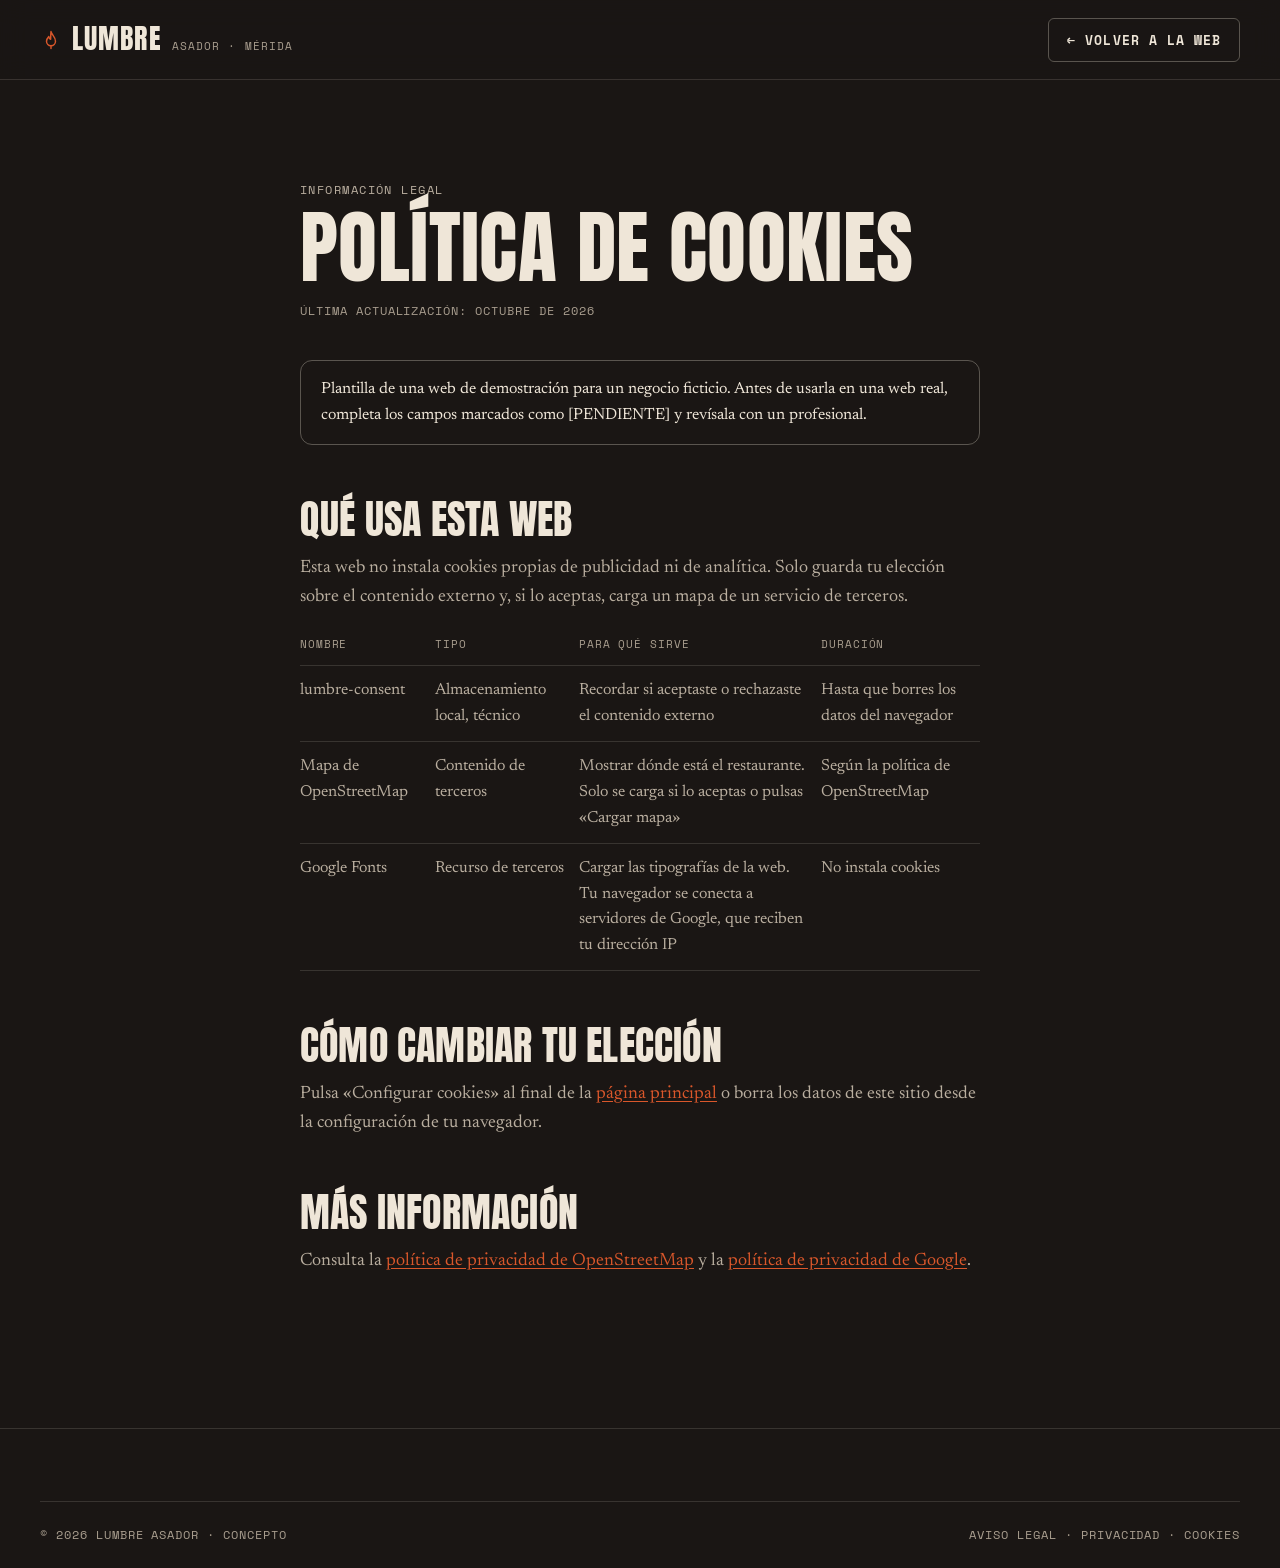
<file: cookies.html>
<!doctype html>
<html lang="es">
<head>
  <meta charset="utf-8">
  <meta name="viewport" content="width=device-width, initial-scale=1">
  <title>Política de cookies — LUMBRE Asador</title>
  <meta name="robots" content="noindex">
  <meta name="theme-color" content="#1A1614">
  <link rel="icon" href="favicon.svg" type="image/svg+xml">
  <link rel="preconnect" href="https://fonts.googleapis.com">
  <link rel="preconnect" href="https://fonts.gstatic.com" crossorigin>
  <link rel="stylesheet" href="https://fonts.googleapis.com/css2?family=Anton&family=Newsreader:ital,opsz,wght@0,6..72,400;0,6..72,500;1,6..72,400&family=Space+Mono:wght@400;700&display=swap">
  <link rel="stylesheet" href="style.css">
</head>
<body class="legal-page">
  <svg class="sprite" aria-hidden="true" focusable="false">
    <symbol id="i-flame" viewBox="0 0 24 24"><path d="M12 2.8c.6 3.3 4.9 5.6 4.9 10.6A4.9 4.9 0 0 1 12 18.3a4.9 4.9 0 0 1-4.9-4.9c0-2.4 1.3-3.9 2.5-5.2.2 1.6 1 2.6 2 3 .1-2.8.1-5.4.4-8.4z" fill="none" stroke="currentColor" stroke-width="1.6" stroke-linejoin="round"/><path d="M12 21.2v-2.9" stroke="currentColor" stroke-width="1.6" stroke-linecap="round"/></symbol>
  </svg>
  <header class="site-header">
    <div class="wrap site-header__inner">
      <a class="logo" href="index.html" aria-label="LUMBRE Asador, volver a la web">
        <svg class="logo__mark" aria-hidden="true"><use href="#i-flame"/></svg>
        <span class="logo__word">LUMBRE</span>
        <span class="logo__sub">Asador · Mérida</span>
      </a>
      <a class="btn btn--ghost btn--small" href="index.html">← Volver a la web</a>
    </div>
  </header>
  <main class="legal-doc" id="contenido">
    <p class="eyebrow">Información legal</p>
    <h1>Política de cookies</h1>
    <p class="legal-updated mono">Última actualización: octubre de 2026</p>
    <p class="legal-note">Plantilla de una web de demostración para un negocio ficticio. Antes de usarla en una web real, completa los campos marcados como [PENDIENTE] y revísala con un profesional.</p>

    <h2>Qué usa esta web</h2>
    <p>Esta web no instala cookies propias de publicidad ni de analítica. Solo guarda tu elección sobre el contenido externo y, si lo aceptas, carga un mapa de un servicio de terceros.</p>
    <table>
      <thead>
        <tr><th scope="col">Nombre</th><th scope="col">Tipo</th><th scope="col">Para qué sirve</th><th scope="col">Duración</th></tr>
      </thead>
      <tbody>
        <tr><td>lumbre-consent</td><td>Almacenamiento local, técnico</td><td>Recordar si aceptaste o rechazaste el contenido externo</td><td>Hasta que borres los datos del navegador</td></tr>
        <tr><td>Mapa de OpenStreetMap</td><td>Contenido de terceros</td><td>Mostrar dónde está el restaurante. Solo se carga si lo aceptas o pulsas «Cargar mapa»</td><td>Según la política de OpenStreetMap</td></tr>
        <tr><td>Google Fonts</td><td>Recurso de terceros</td><td>Cargar las tipografías de la web. Tu navegador se conecta a servidores de Google, que reciben tu dirección IP</td><td>No instala cookies</td></tr>
      </tbody>
    </table>

    <h2>Cómo cambiar tu elección</h2>
    <p>Pulsa «Configurar cookies» al final de la <a href="index.html">página principal</a> o borra los datos de este sitio desde la configuración de tu navegador.</p>

    <h2>Más información</h2>
    <p>Consulta la <a href="https://wiki.osmfoundation.org/wiki/Privacy_Policy" target="_blank" rel="noopener">política de privacidad de OpenStreetMap</a> y la <a href="https://policies.google.com/privacy" target="_blank" rel="noopener">política de privacidad de Google</a>.</p>
  </main>
  <footer class="site-footer">
    <div class="wrap site-footer__bottom mono">
      <p>© 2026 LUMBRE Asador · Concepto</p>
      <p><a href="aviso-legal.html">Aviso legal</a> · <a href="privacidad.html">Privacidad</a> · <a href="cookies.html">Cookies</a></p>
    </div>
  </footer>
</body>
</html>
</file>
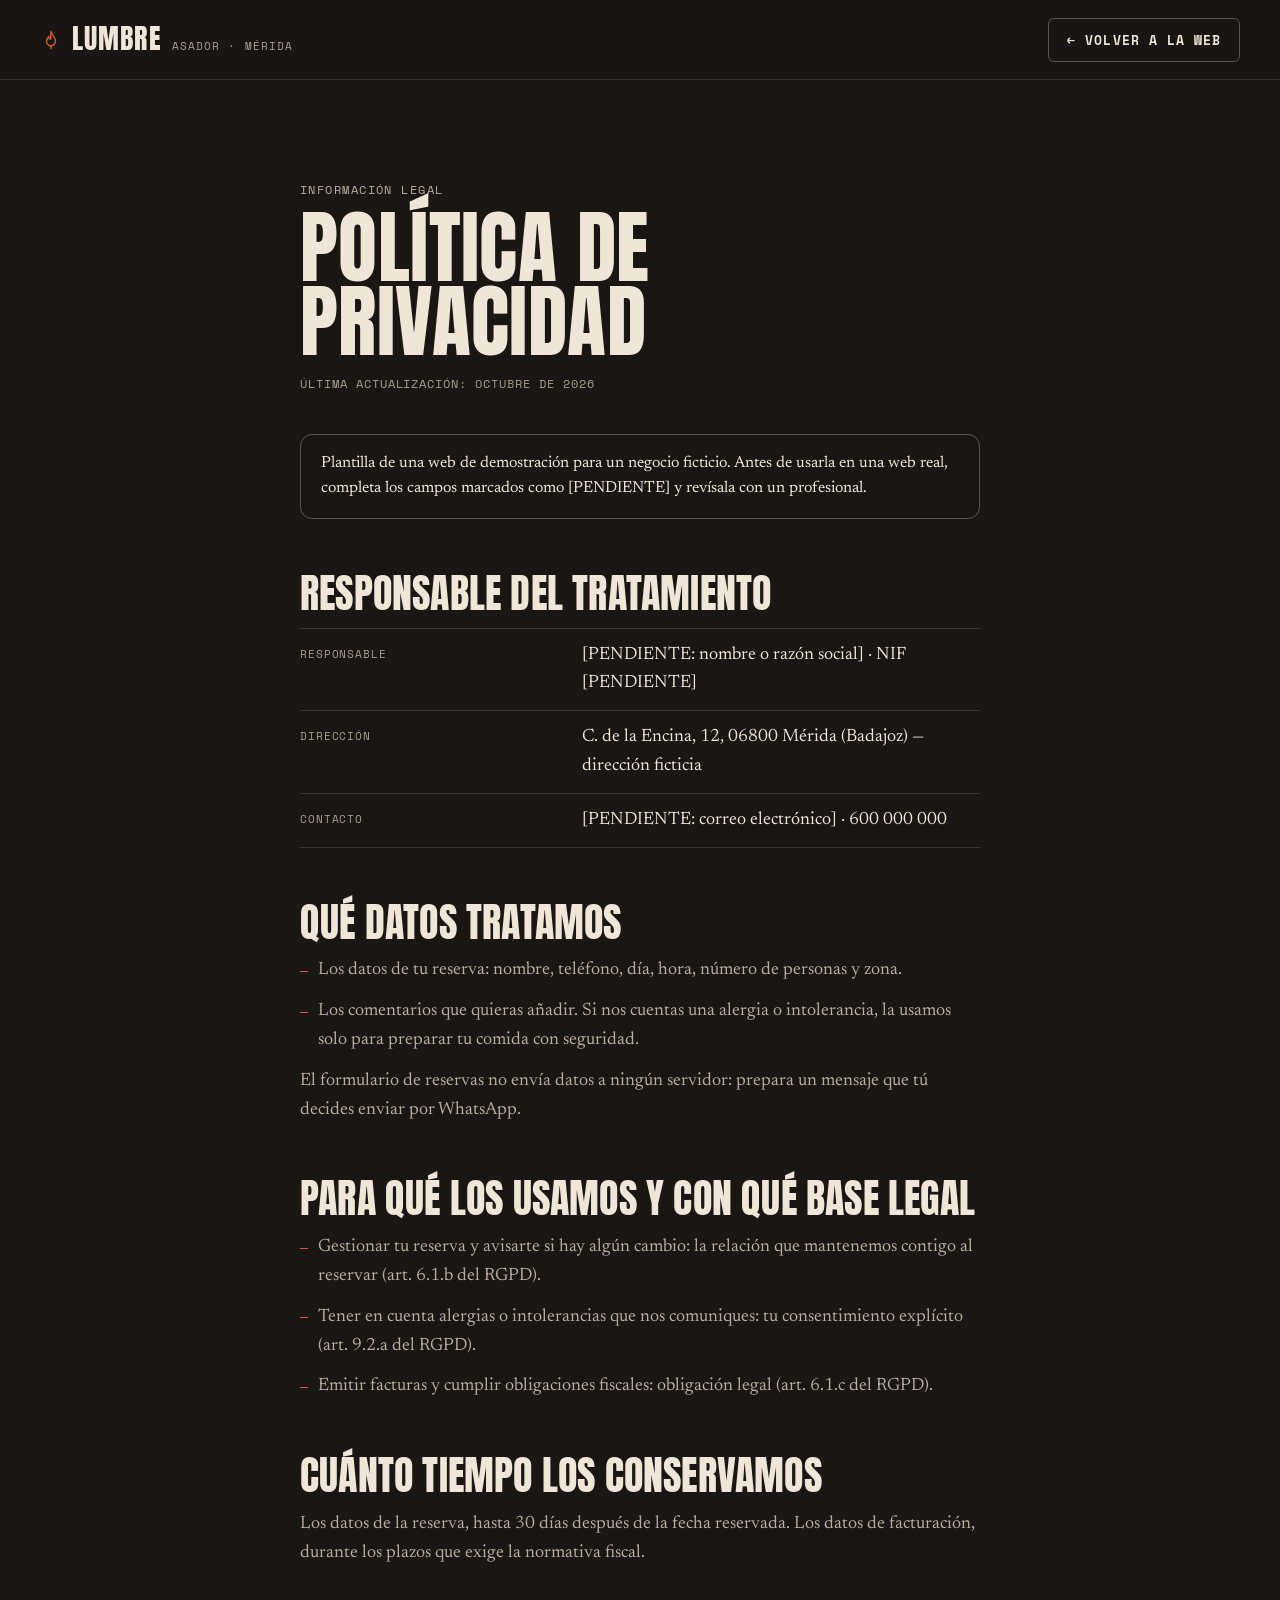
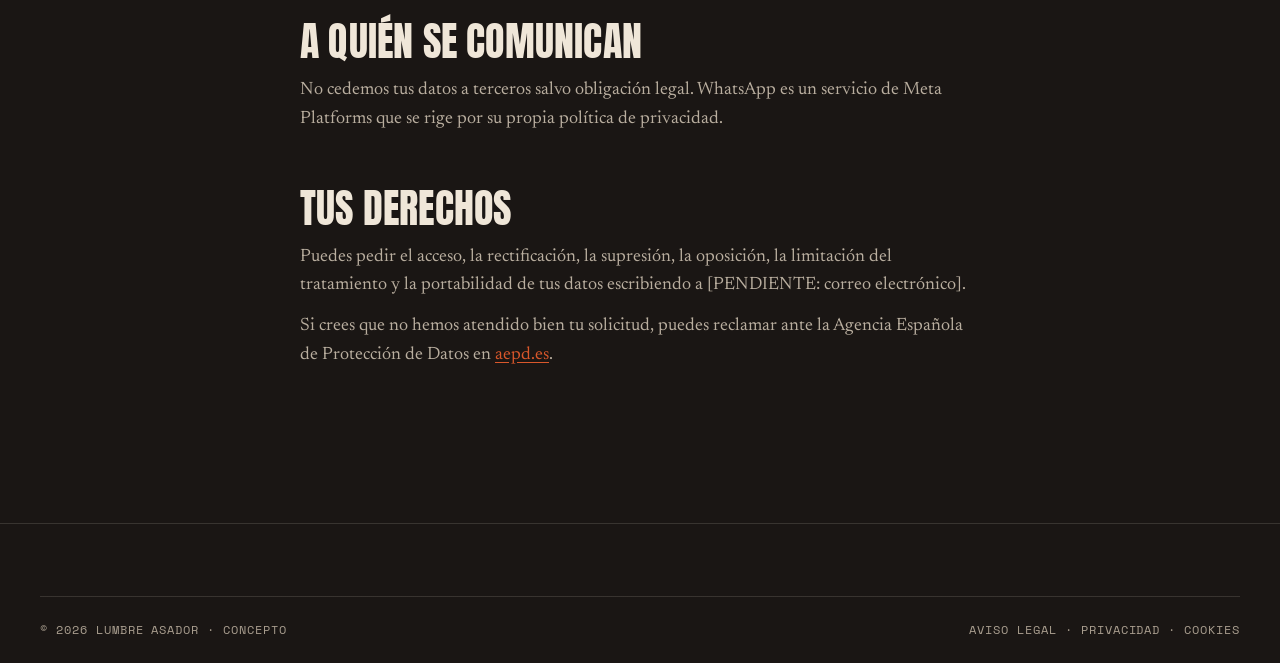
<file: privacidad.html>
<!doctype html>
<html lang="es">
<head>
  <meta charset="utf-8">
  <meta name="viewport" content="width=device-width, initial-scale=1">
  <title>Política de privacidad — LUMBRE Asador</title>
  <meta name="robots" content="noindex">
  <meta name="theme-color" content="#1A1614">
  <link rel="icon" href="favicon.svg" type="image/svg+xml">
  <link rel="preconnect" href="https://fonts.googleapis.com">
  <link rel="preconnect" href="https://fonts.gstatic.com" crossorigin>
  <link rel="stylesheet" href="https://fonts.googleapis.com/css2?family=Anton&family=Newsreader:ital,opsz,wght@0,6..72,400;0,6..72,500;1,6..72,400&family=Space+Mono:wght@400;700&display=swap">
  <link rel="stylesheet" href="style.css">
</head>
<body class="legal-page">
  <svg class="sprite" aria-hidden="true" focusable="false">
    <symbol id="i-flame" viewBox="0 0 24 24"><path d="M12 2.8c.6 3.3 4.9 5.6 4.9 10.6A4.9 4.9 0 0 1 12 18.3a4.9 4.9 0 0 1-4.9-4.9c0-2.4 1.3-3.9 2.5-5.2.2 1.6 1 2.6 2 3 .1-2.8.1-5.4.4-8.4z" fill="none" stroke="currentColor" stroke-width="1.6" stroke-linejoin="round"/><path d="M12 21.2v-2.9" stroke="currentColor" stroke-width="1.6" stroke-linecap="round"/></symbol>
  </svg>
  <header class="site-header">
    <div class="wrap site-header__inner">
      <a class="logo" href="index.html" aria-label="LUMBRE Asador, volver a la web">
        <svg class="logo__mark" aria-hidden="true"><use href="#i-flame"/></svg>
        <span class="logo__word">LUMBRE</span>
        <span class="logo__sub">Asador · Mérida</span>
      </a>
      <a class="btn btn--ghost btn--small" href="index.html">← Volver a la web</a>
    </div>
  </header>
  <main class="legal-doc" id="contenido">
    <p class="eyebrow">Información legal</p>
    <h1>Política de privacidad</h1>
    <p class="legal-updated mono">Última actualización: octubre de 2026</p>
    <p class="legal-note">Plantilla de una web de demostración para un negocio ficticio. Antes de usarla en una web real, completa los campos marcados como [PENDIENTE] y revísala con un profesional.</p>

    <h2>Responsable del tratamiento</h2>
    <dl>
      <div><dt>Responsable</dt><dd>[PENDIENTE: nombre o razón social] · NIF [PENDIENTE]</dd></div>
      <div><dt>Dirección</dt><dd>C. de la Encina, 12, 06800 Mérida (Badajoz) — dirección ficticia</dd></div>
      <div><dt>Contacto</dt><dd>[PENDIENTE: correo electrónico] · 600 000 000</dd></div>
    </dl>

    <h2>Qué datos tratamos</h2>
    <ul>
      <li>Los datos de tu reserva: nombre, teléfono, día, hora, número de personas y zona.</li>
      <li>Los comentarios que quieras añadir. Si nos cuentas una alergia o intolerancia, la usamos solo para preparar tu comida con seguridad.</li>
    </ul>
    <p>El formulario de reservas no envía datos a ningún servidor: prepara un mensaje que tú decides enviar por WhatsApp.</p>

    <h2>Para qué los usamos y con qué base legal</h2>
    <ul>
      <li>Gestionar tu reserva y avisarte si hay algún cambio: la relación que mantenemos contigo al reservar (art. 6.1.b del RGPD).</li>
      <li>Tener en cuenta alergias o intolerancias que nos comuniques: tu consentimiento explícito (art. 9.2.a del RGPD).</li>
      <li>Emitir facturas y cumplir obligaciones fiscales: obligación legal (art. 6.1.c del RGPD).</li>
    </ul>

    <h2>Cuánto tiempo los conservamos</h2>
    <p>Los datos de la reserva, hasta 30 días después de la fecha reservada. Los datos de facturación, durante los plazos que exige la normativa fiscal.</p>

    <h2>A quién se comunican</h2>
    <p>No cedemos tus datos a terceros salvo obligación legal. WhatsApp es un servicio de Meta Platforms que se rige por su propia política de privacidad.</p>

    <h2>Tus derechos</h2>
    <p>Puedes pedir el acceso, la rectificación, la supresión, la oposición, la limitación del tratamiento y la portabilidad de tus datos escribiendo a [PENDIENTE: correo electrónico].</p>
    <p>Si crees que no hemos atendido bien tu solicitud, puedes reclamar ante la Agencia Española de Protección de Datos en <a href="https://www.aepd.es" target="_blank" rel="noopener">aepd.es</a>.</p>
  </main>
  <footer class="site-footer">
    <div class="wrap site-footer__bottom mono">
      <p>© 2026 LUMBRE Asador · Concepto</p>
      <p><a href="aviso-legal.html">Aviso legal</a> · <a href="privacidad.html">Privacidad</a> · <a href="cookies.html">Cookies</a></p>
    </div>
  </footer>
</body>
</html>
</file>
<file: style.css>
/* =========================================================
   LUMBRE Asador · estilos
   Paleta corta: carbón + hueso + un acento (brasa #D9572B).
   Espaciado en múltiplos de 8 px. Radio base 6 px.
   ========================================================= */

:root {
  --carbon: #1A1614;
  --carbon-2: #231E1B;
  --carbon-3: #2E2723;
  --hueso: #EFE6D8;
  --hueso-2: #E4D9C7;
  --hueso-3: #D6C8B2;

  --dim: #B9AE9F;          /* texto secundario sobre carbón */
  --dim-2: #A99E8F;        /* etiquetas sobre carbón */
  --ink-2: #5A4F47;        /* texto secundario sobre hueso */

  --brasa: #D9572B;        /* el acento */
  --brasa-deep: #A63E1A;   /* el acento para texto sobre hueso */
  --brasa-glow: #E8774D;   /* el acento para texto pequeño sobre carbón claro */

  --line-dark: rgba(239, 230, 216, 0.14);
  --line-dark-strong: rgba(239, 230, 216, 0.3);
  --line-light: rgba(26, 22, 20, 0.14);
  --line-light-strong: rgba(26, 22, 20, 0.3);

  --r: 6px;
  --r-s: 3px;
  --r-l: 12px;

  --ease: cubic-bezier(0.23, 1, 0.32, 1);

  --font-display: 'Anton', Impact, 'Arial Narrow', sans-serif;
  --font-text: 'Newsreader', Georgia, 'Times New Roman', serif;
  --font-mono: 'Space Mono', ui-monospace, 'SFMono-Regular', Menlo, monospace;

  --gutter: clamp(16px, 4vw, 40px);
  --maxw: 1280px;
  --section: clamp(96px, 11vw, 160px);
  --header-h: 80px;

  --shadow-dark: 0 1px 0 rgba(239, 230, 216, 0.05) inset, 0 24px 48px -24px rgba(0, 0, 0, 0.6);
  --shadow-light: 0 1px 2px rgba(26, 22, 20, 0.06), 0 16px 40px -20px rgba(26, 22, 20, 0.28);
}

/* ---------- Base ---------- */
*, *::before, *::after { box-sizing: border-box; }

html {
  -webkit-text-size-adjust: 100%;
  scroll-padding-top: 88px;
}
@media (prefers-reduced-motion: no-preference) {
  html { scroll-behavior: smooth; }
}

body {
  margin: 0;
  background: var(--carbon);
  color: var(--hueso);
  font: 400 1.125rem/1.6 var(--font-text);
  font-optical-sizing: auto;
  -webkit-font-smoothing: antialiased;
  text-rendering: optimizeLegibility;
}

img, svg { display: block; max-width: 100%; }
[hidden] { display: none !important; }
a { color: inherit; }
button, input, textarea { font: inherit; color: inherit; }
h1, h2, h3, h4, p, ul, ol, dl, dd, figure, fieldset, blockquote { margin: 0; }
ul, ol { padding: 0; list-style: none; }
fieldset { border: 0; padding: 0; min-width: 0; }

::selection { background: var(--brasa); color: var(--carbon); }

:focus-visible {
  outline: 2px solid var(--brasa);
  outline-offset: 3px;
  border-radius: var(--r-s);
}

.sprite { position: absolute; width: 0; height: 0; overflow: hidden; }

.wrap {
  width: 100%;
  max-width: calc(var(--maxw) + var(--gutter) * 2);
  margin-inline: auto;
  padding-inline: var(--gutter);
}

.visually-hidden {
  position: absolute !important;
  width: 1px; height: 1px;
  padding: 0; margin: -1px;
  overflow: hidden; clip: rect(0 0 0 0);
  white-space: nowrap; border: 0;
}

.skip-link {
  position: absolute;
  left: 16px; top: -64px;
  z-index: 100;
  padding: 12px 16px;
  background: var(--hueso);
  color: var(--carbon);
  border-radius: var(--r);
  text-decoration: none;
}
.skip-link:focus { top: 16px; }

.mono {
  font-family: var(--font-mono);
  font-size: 0.75rem;
  letter-spacing: 0.08em;
  text-transform: uppercase;
}
.nowrap { white-space: nowrap; }

/* ---------- Tipografía ---------- */
h1, h2, h3 {
  font-family: var(--font-display);
  font-weight: 400;
  text-transform: uppercase;
  letter-spacing: 0.005em;
  line-height: 0.92;
  text-wrap: balance;
}
h2 { font-size: clamp(2.75rem, 7vw, 6.5rem); }

.lead {
  font-size: clamp(1.125rem, 1.5vw, 1.3125rem);
  line-height: 1.55;
  color: var(--dim);
  max-width: 34em;
  text-wrap: pretty;
}

.eyebrow {
  display: inline-flex;
  align-items: center;
  gap: 10px;
  margin-bottom: 24px;
  font-family: var(--font-mono);
  font-size: 0.75rem;
  letter-spacing: 0.12em;
  text-transform: uppercase;
  color: var(--dim);
}
.eyebrow__icon { width: 18px; height: 18px; color: var(--brasa); }

.section { padding-block: var(--section); }
.section-head { margin-bottom: clamp(48px, 6vw, 80px); }
.section-head h2 { margin-bottom: 24px; }

.tag {
  display: inline-flex;
  align-items: center;
  padding: 5px 10px;
  border-radius: var(--r-s);
  font-family: var(--font-mono);
  font-size: 0.6875rem;
  letter-spacing: 0.08em;
  text-transform: uppercase;
  white-space: nowrap;
}
.tag--outline { border: 1px solid var(--line-dark-strong); color: var(--dim); }

/* ---------- Botones ---------- */
.btn {
  display: inline-flex;
  align-items: center;
  justify-content: center;
  gap: 10px;
  min-height: 52px;
  padding: 0 24px;
  border: 1px solid transparent;
  border-radius: var(--r);
  background: transparent;
  font: 700 0.8125rem/1.1 var(--font-mono);
  letter-spacing: 0.08em;
  text-transform: uppercase;
  text-decoration: none;
  text-align: center;
  cursor: pointer;
  transition:
    transform 140ms var(--ease),
    background-color 180ms var(--ease),
    border-color 180ms var(--ease),
    color 180ms var(--ease);
}
.btn:active { transform: scale(0.97); }
.btn:disabled,
.btn[aria-disabled="true"] { opacity: 0.4; cursor: not-allowed; transform: none; }
.btn--small { min-height: 44px; padding: 0 18px; }

.btn--primary { background: var(--brasa); color: var(--carbon); }
.btn--ghost { border-color: var(--line-dark-strong); color: var(--hueso); }
.btn--light { background: var(--hueso); color: var(--carbon); }
.btn--dark { background: var(--carbon); color: var(--hueso); }
.btn--line { border-color: var(--line-light-strong); color: var(--carbon); }
.btn--cookie { min-height: 44px; flex: 1; border-color: var(--line-dark-strong); color: var(--hueso); }

.btn--primary:focus-visible { outline-color: var(--hueso); }
.booking :focus-visible { outline-color: var(--brasa-deep); }

@media (hover: hover) and (pointer: fine) {
  .btn--primary:hover { background: var(--brasa-glow); }
  .btn--ghost:hover,
  .btn--cookie:hover { border-color: var(--hueso); background: rgba(239, 230, 216, 0.06); }
  .btn--light:hover { background: var(--hueso-2); }
  .btn--dark:hover { background: var(--carbon-3); }
  .btn--line:hover { border-color: var(--carbon); background: var(--hueso-2); }
}

.icon { width: 20px; height: 20px; flex: none; }
@media (max-width: 520px) {
  .btn { padding: 0 14px; font-size: 0.75rem; letter-spacing: 0.06em; }
}

.icon-btn {
  display: inline-grid;
  place-items: center;
  width: 44px;
  height: 44px;
  padding: 0;
  border: 1px solid var(--line-light-strong);
  border-radius: var(--r);
  background: transparent;
  font: 700 1.25rem/1 var(--font-mono);
  cursor: pointer;
  transition: transform 140ms var(--ease), background-color 180ms var(--ease), border-color 180ms var(--ease);
}
.icon-btn svg { width: 18px; height: 18px; }
.icon-btn:active { transform: scale(0.95); }
.icon-btn:disabled { opacity: 0.35; cursor: not-allowed; transform: none; }
@media (hover: hover) and (pointer: fine) {
  .icon-btn:not(:disabled):hover { border-color: var(--carbon); background: var(--hueso-2); }
}

/* ---------- Barra de concepto ---------- */
.concept-bar {
  position: relative;
  z-index: 41;
  background: var(--hueso);
  color: var(--carbon);
  font-size: 0.875rem;
}
.concept-bar__inner {
  display: flex;
  align-items: center;
  justify-content: space-between;
  gap: 16px;
  min-height: 40px;
  padding-block: 8px;
}
.concept-bar p { color: var(--ink-2); }
.concept-bar__tag {
  margin-right: 8px;
  font-family: var(--font-mono);
  font-size: 0.6875rem;
  letter-spacing: 0.08em;
  text-transform: uppercase;
  color: var(--brasa-deep);
}
.concept-bar a { flex: none; font-weight: 500; text-underline-offset: 3px; }
@media (max-width: 640px) {
  .concept-bar p { font-size: 0.8125rem; }
  .concept-bar__long { display: none; }
}

/* ---------- Cabecera: se compacta al hacer scroll ---------- */
.site-header {
  position: sticky;
  top: 0;
  z-index: 40;
  height: var(--header-h);
  transition: transform 240ms var(--ease);
}
.site-header::before {
  content: "";
  position: absolute;
  inset: 0;
  background: rgba(26, 22, 20, 0.9);
  -webkit-backdrop-filter: blur(14px);
  backdrop-filter: blur(14px);
  border-bottom: 1px solid var(--line-dark);
  opacity: 0;
  transition: opacity 240ms var(--ease);
}
.site-header__inner {
  position: relative;
  display: flex;
  align-items: center;
  gap: 32px;
  height: 100%;
  transition: transform 240ms var(--ease);
}
.site-header.is-compact { transform: translateY(-12px); }
.site-header.is-compact::before { opacity: 1; }
.site-header.is-compact .site-header__inner { transform: translateY(6px); }
.site-header.is-compact .logo { transform: scale(0.9); }

.logo {
  display: inline-flex;
  align-items: baseline;
  gap: 10px;
  text-decoration: none;
  transform-origin: left center;
  transition: transform 240ms var(--ease);
}
.logo__mark { width: 22px; height: 22px; color: var(--brasa); align-self: center; }
.logo__word {
  font-family: var(--font-display);
  font-size: 1.75rem;
  line-height: 1;
  letter-spacing: 0.04em;
}
.logo__sub {
  font-family: var(--font-mono);
  font-size: 0.6875rem;
  letter-spacing: 0.1em;
  text-transform: uppercase;
  color: var(--dim-2);
}

.site-nav { display: flex; gap: 32px; margin-left: auto; }
.site-nav a {
  position: relative;
  padding-block: 8px;
  font-family: var(--font-mono);
  font-size: 0.75rem;
  letter-spacing: 0.08em;
  text-transform: uppercase;
  text-decoration: none;
  color: var(--dim);
  transition: color 160ms var(--ease);
}
.site-nav a::after {
  content: "";
  position: absolute;
  left: 0; right: 0; bottom: 2px;
  height: 1px;
  background: var(--brasa);
  transform: scaleX(0);
  transform-origin: left;
  transition: transform 200ms var(--ease);
}
@media (hover: hover) and (pointer: fine) {
  .site-nav a:hover { color: var(--hueso); }
  .site-nav a:hover::after { transform: scaleX(1); }
}
@media (max-width: 900px) {
  .site-nav { display: none; }
  .site-header__inner > .btn { margin-left: auto; }
}
@media (max-width: 420px) {
  .logo__sub { display: none; }
}

/* ---------- Inicio ---------- */
.hero {
  position: relative;
  isolation: isolate;
  display: flex;
  align-items: flex-end;
  min-height: calc(100svh - 40px - var(--header-h));
  padding-block: clamp(48px, 8vw, 96px) clamp(40px, 5vw, 64px);
  overflow: hidden;
}
.hero__photo {
  position: absolute;
  inset: 0;
  z-index: -3;
  width: 100%;
  height: 100%;
  object-fit: cover;
  opacity: 0.55;
}
.hero__glow {
  position: absolute;
  inset: auto -10% -35% -10%;
  z-index: -2;
  height: 80%;
  background: radial-gradient(60% 55% at 50% 100%, rgba(217, 87, 43, 0.32), rgba(217, 87, 43, 0) 70%);
  pointer-events: none;
}
.hero__embers {
  position: absolute;
  inset: 0;
  z-index: -1;
  width: 100%;
  height: 100%;
  pointer-events: none;
}
.hero__title {
  display: flex;
  flex-direction: column;
  font-size: clamp(3.25rem, 10vw, 10rem);
  line-height: 0.9;
  letter-spacing: -0.005em;
  margin-bottom: clamp(32px, 4vw, 48px);
}
.hero__line--accent {
  color: var(--brasa);
  padding-left: clamp(0px, 7vw, 120px);
}
@media (min-width: 761px) {
  .hero__line { white-space: nowrap; }
}
.hero__row {
  display: flex;
  flex-wrap: wrap;
  align-items: flex-end;
  justify-content: space-between;
  gap: 32px;
  margin-bottom: clamp(48px, 6vw, 80px);
}
.hero__lead { max-width: 30em; }
.hero__actions { display: flex; flex-wrap: wrap; gap: 12px; }
.hero__strip {
  display: grid;
  grid-template-columns: repeat(4, minmax(0, 1fr));
  border-top: 1px solid var(--line-dark);
}
.hero__strip > div { padding: 16px 16px 0 0; }
.hero__strip > div + div { padding-left: 16px; border-left: 1px solid var(--line-dark); }
.hero__strip dt {
  font-family: var(--font-mono);
  font-size: 0.6875rem;
  letter-spacing: 0.1em;
  text-transform: uppercase;
  color: var(--dim-2);
  margin-bottom: 4px;
}
.hero__strip dd { font-variant-numeric: tabular-nums; }

@media (max-width: 760px) {
  .hero__title { font-size: 15.5vw; }
  .hero__line--accent { padding-left: 0; }
  .hero__strip dd { font-size: 1rem; }
  .hero__strip { grid-template-columns: repeat(2, minmax(0, 1fr)); }
  .hero__strip > div:nth-child(3) { padding-left: 0; border-left: 0; }
  .hero__strip > div:nth-child(n+3) { border-top: 1px solid var(--line-dark); margin-top: 16px; }
  .hero__actions { width: 100%; }
  .hero__actions .btn { flex: 1; }
}

/* ---------- Carta ---------- */
.menu { background: var(--carbon); border-top: 1px solid var(--line-dark); }
.menu__head {
  display: grid;
  grid-template-columns: minmax(0, 7fr) minmax(0, 5fr);
  column-gap: 48px;
  align-items: end;
}
.menu__head .eyebrow { grid-column: 1 / -1; }
.menu__head h2 { margin-bottom: 0; }

.menu-filters {
  display: flex;
  flex-wrap: wrap;
  gap: 8px;
  padding-bottom: 32px;
  margin-bottom: 48px;
  border-bottom: 1px solid var(--line-dark);
}
.filter {
  min-height: 44px;
  padding: 0 18px;
  border: 1px solid var(--line-dark-strong);
  border-radius: var(--r);
  background: transparent;
  font: 400 0.75rem/1 var(--font-mono);
  letter-spacing: 0.08em;
  text-transform: uppercase;
  color: var(--dim);
  cursor: pointer;
  transition: transform 140ms var(--ease), background-color 180ms var(--ease), border-color 180ms var(--ease), color 180ms var(--ease);
}
.filter:active { transform: scale(0.97); }
.filter[aria-pressed="true"] {
  background: var(--hueso);
  border-color: var(--hueso);
  color: var(--carbon);
}
@media (hover: hover) and (pointer: fine) {
  .filter[aria-pressed="false"]:hover { border-color: var(--hueso); color: var(--hueso); }
}

.menu__body {
  display: grid;
  grid-template-columns: minmax(0, 4fr) minmax(0, 8fr);
  gap: clamp(32px, 5vw, 72px);
  align-items: start;
}
.menu__aside { position: sticky; top: 104px; }
.menu__count { color: var(--dim-2); margin-bottom: 12px; }
.menu__cat { font-size: clamp(2.5rem, 4.5vw, 4rem); color: var(--brasa); margin-bottom: 16px; }
.menu__note { color: var(--dim); margin-bottom: 24px; max-width: 26em; }

.dish-list {
  display: grid;
  grid-template-columns: repeat(2, minmax(0, 1fr));
  column-gap: 40px;
}
.dish {
  padding-block: 20px 22px;
  border-top: 1px solid var(--line-dark);
}
.dish__top {
  display: flex;
  justify-content: space-between;
  align-items: baseline;
  gap: 16px;
  margin-bottom: 6px;
}
.dish__name {
  font-family: var(--font-text);
  font-size: 1.3125rem;
  font-weight: 500;
  line-height: 1.25;
}
.dish__price {
  flex: none;
  font-family: var(--font-mono);
  font-size: 0.9375rem;
  font-variant-numeric: tabular-nums;
  color: var(--brasa);
}
.dish__desc {
  font-style: italic;
  color: var(--dim);
  line-height: 1.5;
}
.dish__allergens {
  display: flex;
  gap: 8px;
  margin-top: 12px;
  color: var(--dim-2);
}
.dish__allergens svg { width: 20px; height: 20px; }

.menu.is-leaving .menu__aside,
.menu.is-leaving .dish { opacity: 0; transform: translateY(-4px); transition: opacity 120ms var(--ease), transform 120ms var(--ease); }
.menu.is-entering .menu__aside,
.menu.is-entering .dish { animation: item-in 200ms var(--ease) both; animation-delay: calc(var(--n, 0) * 40ms); }
@keyframes item-in {
  from { opacity: 0; transform: translateY(8px); }
  to { opacity: 1; transform: none; }
}

.allergens {
  display: grid;
  grid-template-columns: auto 1fr;
  gap: 16px 32px;
  align-items: center;
  margin-top: 64px;
  padding: 24px;
  border: 1px solid var(--line-dark);
  border-radius: var(--r-l);
}
.allergens__title { color: var(--dim-2); }
.allergens__list { display: flex; flex-wrap: wrap; gap: 12px 28px; }
.allergens__list li { display: inline-flex; align-items: center; gap: 8px; color: var(--dim); font-size: 1rem; }
.allergens__list svg { width: 22px; height: 22px; color: var(--hueso); }
.allergens__note { grid-column: 1 / -1; color: var(--dim); font-size: 1rem; max-width: 60em; }

@media (max-width: 960px) {
  .menu__head { grid-template-columns: minmax(0, 1fr); }
  .menu__head h2 { margin-bottom: 24px; }
  .menu__body { grid-template-columns: minmax(0, 1fr); }
  .menu__aside { position: static; display: grid; grid-template-columns: minmax(0, 1fr) minmax(0, 1fr); gap: 0 32px; align-items: end; }
  .menu__aside .ph { grid-column: 2; grid-row: 1 / span 3; }
}
@media (max-width: 640px) {
  .dish-list { grid-template-columns: minmax(0, 1fr); }
  .menu__aside { display: block; }
  .allergens { grid-template-columns: minmax(0, 1fr); }
  .menu-filters { flex-wrap: nowrap; overflow-x: auto; margin-inline: calc(var(--gutter) * -1); padding-inline: var(--gutter); scrollbar-width: none; }
  .menu-filters::-webkit-scrollbar { display: none; }
  .filter { flex: none; }
}

/* ---------- Huecos para fotos ---------- */
.ph {
  position: relative;
  overflow: hidden;
  border-radius: var(--r-l);
  background:
    repeating-linear-gradient(135deg, rgba(239, 230, 216, 0.035) 0 1px, transparent 1px 12px),
    var(--carbon-3);
  border: 1px solid var(--line-dark);
}
.ph img {
  position: absolute;
  inset: 0;
  z-index: 1;
  width: 100%;
  height: 100%;
  object-fit: cover;
}
.ph__label {
  position: absolute;
  inset: auto 0 0 0;
  display: flex;
  align-items: flex-start;
  gap: 10px;
  padding: 16px;
  font-size: 0.9375rem;
  font-style: italic;
  line-height: 1.4;
  color: var(--dim-2);
}
.ph__label svg { width: 18px; height: 18px; flex: none; margin-top: 2px; }

/* ---------- Reservas (sección clara) ---------- */
.booking { background: var(--hueso); color: var(--carbon); }
.booking .eyebrow,
.booking .lead { color: var(--ink-2); }
.booking__grid {
  display: grid;
  grid-template-columns: minmax(0, 8fr) minmax(0, 4fr);
  gap: clamp(24px, 4vw, 48px);
  align-items: start;
}

.booking__widget {
  padding: clamp(24px, 3.5vw, 48px);
  background: #F6F0E6;
  border: 1px solid var(--line-light);
  border-radius: var(--r-l);
  box-shadow: var(--shadow-light);
  overflow: hidden;
}
.booking__noscript { display: none; }
html:not(.js) .booking__noscript { display: block; }
html:not(.js) .booking .step,
html:not(.js) .booking .steps,
html:not(.js) .booking__summary { display: none; }

.steps {
  display: grid;
  grid-template-columns: repeat(3, minmax(0, 1fr));
  gap: 8px;
  margin-bottom: 40px;
  counter-reset: step;
}
.steps__item {
  display: flex;
  flex-direction: column;
  gap: 4px;
  padding-top: 12px;
  border-top: 2px solid var(--line-light);
  font-size: 1rem;
  color: var(--ink-2);
  transition: border-color 200ms var(--ease), color 200ms var(--ease);
}
.steps__num { font-family: var(--font-mono); font-size: 0.6875rem; letter-spacing: 0.08em; }
.steps__item[aria-current="step"] { border-color: var(--brasa-deep); color: var(--carbon); font-weight: 500; }
.steps__item.is-done { border-color: var(--carbon); color: var(--carbon); }

.step__legend {
  margin-bottom: 24px;
  font-family: var(--font-display);
  font-size: clamp(1.75rem, 3vw, 2.5rem);
  line-height: 1;
  text-transform: uppercase;
}
.step__legend:focus { outline: none; }
.step.is-leaving { opacity: 0; transform: translateX(-8px); transition: opacity 160ms var(--ease), transform 160ms var(--ease); }
.step.is-entering,
.confirm.is-entering { animation: step-in 240ms var(--ease) both; }
@keyframes step-in {
  from { opacity: 0; transform: translateX(12px); }
  to { opacity: 1; transform: none; }
}
.step__actions {
  display: flex;
  flex-wrap: wrap;
  justify-content: space-between;
  gap: 12px;
  margin-top: 32px;
  padding-top: 24px;
  border-top: 1px solid var(--line-light);
}
.step__actions .btn:only-child { margin-left: auto; }

/* Calendario */
.calendar__head {
  display: flex;
  align-items: center;
  justify-content: space-between;
  margin-bottom: 16px;
}
.calendar__month { font-size: 1.25rem; font-weight: 500; text-transform: capitalize; }
.calendar__weekdays,
.calendar__grid {
  display: grid;
  grid-template-columns: repeat(7, minmax(0, 1fr));
  gap: 6px;
}
.calendar__weekdays {
  margin-bottom: 6px;
  font-family: var(--font-mono);
  font-size: 0.6875rem;
  letter-spacing: 0.08em;
  text-align: center;
  color: var(--ink-2);
}
.day {
  position: relative;
  aspect-ratio: 1;
  min-height: 40px;
  padding: 0;
  border: 1px solid transparent;
  border-radius: var(--r);
  background: transparent;
  font: 400 0.9375rem/1 var(--font-mono);
  font-variant-numeric: tabular-nums;
  cursor: pointer;
  transition: transform 140ms var(--ease), background-color 160ms var(--ease), border-color 160ms var(--ease), color 160ms var(--ease);
}
.day:active { transform: scale(0.95); }
.day.is-today { border-color: var(--line-light-strong); }
.day[aria-pressed="true"] { background: var(--carbon); color: var(--hueso); border-color: var(--carbon); }
.day:disabled { cursor: not-allowed; color: rgba(26, 22, 20, 0.32); transform: none; }
.day.is-closed::after {
  content: "";
  position: absolute;
  left: 28%; right: 28%; top: 50%;
  height: 1px;
  background: var(--brasa-deep);
  transform: rotate(-35deg);
  opacity: 0.7;
}
.day--blank { visibility: hidden; }
@media (hover: hover) and (pointer: fine) {
  .day:not(:disabled):not([aria-pressed="true"]):hover { background: var(--hueso-2); border-color: var(--line-light-strong); }
}
.calendar__legend {
  display: flex;
  align-items: center;
  gap: 10px;
  margin-top: 16px;
  font-size: 0.9375rem;
  color: var(--ink-2);
}
.calendar__closed-mark {
  position: relative;
  width: 16px; height: 16px;
  flex: none;
  border: 1px solid var(--line-light-strong);
  border-radius: var(--r-s);
}
.calendar__closed-mark::after {
  content: "";
  position: absolute;
  left: 2px; right: 2px; top: 50%;
  height: 1px;
  background: var(--brasa-deep);
  transform: rotate(-35deg);
}

/* Campos */
.field { margin-bottom: 24px; }
.field__label {
  display: block;
  margin-bottom: 10px;
  font-family: var(--font-mono);
  font-size: 0.75rem;
  letter-spacing: 0.08em;
  text-transform: uppercase;
  color: var(--ink-2);
}
.field__optional { margin-left: 6px; text-transform: none; letter-spacing: 0; font-family: var(--font-text); font-style: italic; }
.field__hint { margin-top: 10px; font-size: 0.9375rem; color: var(--ink-2); }
.field__hint a { color: var(--brasa-deep); text-underline-offset: 3px; }
.field-row { display: grid; grid-template-columns: repeat(2, minmax(0, 1fr)); gap: 0 16px; }

.input {
  display: block;
  width: 100%;
  min-height: 52px;
  padding: 12px 14px;
  border: 1px solid var(--line-light-strong);
  border-radius: var(--r);
  background: var(--hueso);
  font-size: 1.0625rem;
  transition: border-color 160ms var(--ease), background-color 160ms var(--ease);
}
.input::placeholder { color: rgba(26, 22, 20, 0.42); }
.input:focus-visible { outline: 2px solid var(--brasa-deep); outline-offset: 1px; border-color: var(--carbon); }
.input[aria-invalid="true"] { border-color: var(--brasa-deep); background: #F7E6DC; }
.input--area { min-height: 96px; resize: vertical; }

.field-error {
  margin-top: 8px;
  font-size: 0.9375rem;
  font-weight: 500;
  color: var(--brasa-deep);
}
.step > .field-error { margin-top: 16px; }

.stepper {
  display: inline-flex;
  align-items: center;
  gap: 8px;
}
.stepper__value {
  min-width: 64px;
  font-family: var(--font-display);
  font-size: 2.25rem;
  line-height: 1;
  text-align: center;
  font-variant-numeric: tabular-nums;
}

.segmented {
  display: inline-grid;
  grid-auto-flow: column;
  padding: 4px;
  border: 1px solid var(--line-light-strong);
  border-radius: var(--r);
}
.segmented__opt { position: relative; }
.segmented__opt input,
.slot input,
.zone-opt input {
  position: absolute;
  opacity: 0;
  inset: 0;
  margin: 0;
  cursor: pointer;
}
.segmented__opt span {
  display: grid;
  place-items: center;
  min-width: 112px;
  min-height: 44px;
  padding: 0 16px;
  border-radius: var(--r-s);
  font-family: var(--font-mono);
  font-size: 0.75rem;
  letter-spacing: 0.08em;
  text-transform: uppercase;
  transition: background-color 180ms var(--ease), color 180ms var(--ease);
}
.segmented__opt input:checked + span { background: var(--carbon); color: var(--hueso); }
.segmented__opt input:focus-visible + span { outline: 2px solid var(--brasa-deep); outline-offset: 2px; }
.segmented__opt input:disabled + span { opacity: 0.35; cursor: not-allowed; }

.slots {
  display: grid;
  grid-template-columns: repeat(auto-fill, minmax(88px, 1fr));
  gap: 8px;
}
.slot { position: relative; }
.slot span {
  display: grid;
  place-items: center;
  min-height: 48px;
  border: 1px solid var(--line-light-strong);
  border-radius: var(--r);
  font-family: var(--font-mono);
  font-size: 0.9375rem;
  font-variant-numeric: tabular-nums;
  transition: transform 140ms var(--ease), background-color 160ms var(--ease), border-color 160ms var(--ease), color 160ms var(--ease);
}
.slot input:checked + span { background: var(--carbon); border-color: var(--carbon); color: var(--hueso); }
.slot input:focus-visible + span { outline: 2px solid var(--brasa-deep); outline-offset: 2px; }
.slot input:disabled + span { color: rgba(26, 22, 20, 0.32); text-decoration: line-through; cursor: not-allowed; }
.slot input:not(:disabled):active + span { transform: scale(0.97); }
@media (hover: hover) and (pointer: fine) {
  .slot input:not(:disabled):not(:checked):hover + span { border-color: var(--carbon); background: var(--hueso-2); }
}

.zones {
  display: grid;
  grid-template-columns: repeat(3, minmax(0, 1fr));
  gap: 8px;
  margin-bottom: 32px;
}
.zone-opt { position: relative; }
.zone-opt__body {
  display: flex;
  flex-direction: column;
  gap: 4px;
  height: 100%;
  padding: 16px;
  border: 1px solid var(--line-light-strong);
  border-radius: var(--r);
  transition: background-color 160ms var(--ease), border-color 160ms var(--ease), color 160ms var(--ease);
}
.zone-opt__body strong { font-weight: 500; font-size: 1.0625rem; }
.zone-opt__body small { font-size: 0.875rem; color: var(--ink-2); line-height: 1.4; transition: color 160ms var(--ease); }
.zone-opt input:checked + .zone-opt__body { background: var(--carbon); border-color: var(--carbon); color: var(--hueso); }
.zone-opt input:checked + .zone-opt__body small { color: var(--dim); }
.zone-opt input:focus-visible + .zone-opt__body { outline: 2px solid var(--brasa-deep); outline-offset: 2px; }
@media (hover: hover) and (pointer: fine) {
  .zone-opt input:not(:checked):hover + .zone-opt__body { border-color: var(--carbon); }
}

.check {
  display: flex;
  align-items: flex-start;
  gap: 12px;
  font-size: 0.9375rem;
  color: var(--ink-2);
  cursor: pointer;
}
.check input {
  flex: none;
  width: 20px;
  height: 20px;
  margin: 2px 0 0;
  accent-color: var(--carbon);
  cursor: pointer;
}
.check a { color: var(--brasa-deep); text-underline-offset: 3px; }

/* Confirmación */
.confirm { outline: none; }
.confirm__icon {
  display: grid;
  place-items: center;
  width: 56px;
  height: 56px;
  margin-bottom: 24px;
  border-radius: 50%;
  background: var(--carbon);
  color: var(--hueso);
}
.confirm__icon svg { width: 26px; height: 26px; }
.confirm__title { font-size: clamp(2rem, 3.6vw, 3rem); margin-bottom: 24px; }
.confirm__summary { border-top: 1px solid var(--line-light); margin-bottom: 20px; }
.confirm__summary > div {
  display: grid;
  grid-template-columns: minmax(0, 1fr) minmax(0, 2fr);
  gap: 16px;
  padding-block: 12px;
  border-bottom: 1px solid var(--line-light);
}
.confirm__summary dt {
  font-family: var(--font-mono);
  font-size: 0.75rem;
  letter-spacing: 0.08em;
  text-transform: uppercase;
  color: var(--ink-2);
  padding-top: 4px;
}
.confirm__summary dd { font-variant-numeric: tabular-nums; }
.confirm__note { color: var(--ink-2); font-size: 1rem; }

/* Resumen lateral */
.booking__summary {
  position: sticky;
  top: 104px;
  padding: 24px;
  background: var(--carbon);
  color: var(--hueso);
  border-radius: var(--r-l);
}
.booking__summary-title { color: var(--dim-2); margin-bottom: 16px; }
.summary > div {
  display: flex;
  justify-content: space-between;
  align-items: baseline;
  gap: 16px;
  padding-block: 12px;
  border-top: 1px solid var(--line-dark);
}
.summary dt {
  font-family: var(--font-mono);
  font-size: 0.6875rem;
  letter-spacing: 0.08em;
  text-transform: uppercase;
  color: var(--dim-2);
}
.summary dd { text-align: right; font-variant-numeric: tabular-nums; }
.summary dd.is-updated { animation: flash 240ms var(--ease); }
@keyframes flash { from { opacity: 0.2; } to { opacity: 1; } }
.booking__facts {
  margin-top: 16px;
  padding-top: 16px;
  border-top: 1px solid var(--line-dark);
  font-size: 0.9375rem;
  color: var(--dim);
}
.booking__facts li { position: relative; padding-left: 18px; margin-bottom: 8px; }
.booking__facts li::before {
  content: "";
  position: absolute;
  left: 0; top: 0.7em;
  width: 8px; height: 1px;
  background: var(--brasa);
}

@media (max-width: 960px) {
  .booking__grid { grid-template-columns: minmax(0, 1fr); }
  .booking__summary { position: static; order: -1; }
  .booking__facts { display: none; }
  .summary { display: grid; grid-template-columns: repeat(2, minmax(0, 1fr)); column-gap: 24px; }
}
@media (max-width: 560px) {
  .steps__item { font-size: 0.8125rem; line-height: 1.25; }
  .field-row { grid-template-columns: minmax(0, 1fr); }
  .zones { grid-template-columns: minmax(0, 1fr); }
  .calendar__weekdays, .calendar__grid { gap: 4px; }
  .day { min-height: 0; font-size: 0.875rem; }
  .step__actions .btn { flex: 1; }
  .segmented { display: grid; grid-template-columns: 1fr 1fr; }
  .segmented__opt span { min-width: 0; }
  .summary { grid-template-columns: minmax(0, 1fr); }
  .confirm__summary > div { grid-template-columns: minmax(0, 1fr); gap: 2px; }
}

/* ---------- Opiniones ---------- */
.reviews { background: var(--carbon); }
.reviews__grid {
  display: grid;
  grid-template-columns: minmax(0, 4fr) minmax(0, 8fr);
  grid-template-areas:
    "head head"
    "score quotes";
  column-gap: clamp(32px, 6vw, 96px);
  align-items: start;
}
.reviews__head { grid-area: head; display: flex; flex-wrap: wrap; align-items: flex-end; justify-content: space-between; gap: 16px 32px; }
.reviews__head .eyebrow { flex-basis: 100%; margin-bottom: 0; }
.reviews__head h2 { margin-bottom: 0; }
.score { grid-area: score; position: sticky; top: 104px; }
.score__value {
  font-family: var(--font-display);
  font-size: clamp(6rem, 12vw, 10rem);
  line-height: 0.85;
  font-variant-numeric: tabular-nums;
  margin-bottom: 16px;
}
.stars { display: flex; gap: 4px; color: var(--brasa); }
.stars svg { width: 22px; height: 22px; fill: currentColor; }
.stars--small svg { width: 16px; height: 16px; }
.stars svg.is-off { fill: none; stroke: var(--dim-2); stroke-width: 1.4; }
.score__caption { margin-top: 12px; margin-bottom: 32px; color: var(--dim); font-size: 1rem; }
.bars li {
  display: grid;
  grid-template-columns: 16px minmax(0, 1fr) 24px;
  align-items: center;
  gap: 12px;
  padding-block: 6px;
  font-family: var(--font-mono);
  font-size: 0.8125rem;
  color: var(--dim);
  font-variant-numeric: tabular-nums;
}
.bars__track {
  position: relative;
  height: 6px;
  border-radius: 999px;
  background: var(--carbon-3);
  overflow: hidden;
}
.bars__fill {
  position: absolute;
  inset: 0;
  background: var(--brasa);
  transform: scaleX(var(--v));
  transform-origin: left;
}
.js .score:not(.is-in) .bars__fill { transform: scaleX(0); }
.js .score.is-in .bars__fill { transition: transform 240ms var(--ease) 120ms; }
.bars li:nth-child(2) .bars__fill { transition-delay: 160ms; }
.bars__count { text-align: right; }

.quotes {
  grid-area: quotes;
  display: grid;
  grid-template-columns: repeat(2, minmax(0, 1fr));
  gap: 0 40px;
}
.quote {
  padding-block: 28px 32px;
  border-top: 1px solid var(--line-dark);
}
.quote:nth-child(even) { margin-top: 48px; }
.quote blockquote {
  margin-block: 16px 16px;
  font-size: clamp(1.1875rem, 1.6vw, 1.375rem);
  font-style: italic;
  line-height: 1.45;
}
.quote__meta { color: var(--dim-2); }

@media (max-width: 960px) {
  .reviews__grid { grid-template-columns: minmax(0, 1fr); grid-template-areas: "head" "score" "quotes"; }
  .score { position: static; margin-bottom: 48px; max-width: 420px; }
}
@media (max-width: 640px) {
  .quotes { grid-template-columns: minmax(0, 1fr); }
  .quote:nth-child(even) { margin-top: 0; }
}

/* ---------- Dónde estamos ---------- */
.visit { background: var(--carbon-2); }
.visit__grid {
  display: grid;
  grid-template-columns: minmax(0, 6fr) minmax(0, 6fr);
  gap: clamp(32px, 6vw, 96px);
  align-items: start;
}
.visit__info .section-head { margin-bottom: 40px; }
.visit h2 { font-size: clamp(2.5rem, 5vw, 4.75rem); }
.visit__block { padding-block: 24px; border-top: 1px solid var(--line-dark); }
.visit__address { font-size: clamp(1.375rem, 2.2vw, 1.75rem); line-height: 1.3; margin-bottom: 12px; }
.visit__fake {
  display: inline-block;
  vertical-align: middle;
  margin-left: 8px;
  padding: 3px 8px;
  border: 1px solid var(--line-dark-strong);
  border-radius: var(--r-s);
  font-size: 0.625rem;
  color: var(--dim);
}
.visit__extra { color: var(--dim); }

.status {
  display: inline-flex;
  align-items: center;
  gap: 10px;
  margin-bottom: 16px;
  padding: 8px 14px;
  border: 1px solid var(--line-dark-strong);
  border-radius: var(--r);
  font-family: var(--font-mono);
  font-size: 0.8125rem;
}
.status__dot { width: 8px; height: 8px; border-radius: 50%; border: 1.5px solid var(--dim); }
.status[data-state="open"] .status__dot { background: var(--brasa); border-color: var(--brasa); }

.hours { width: 100%; border-collapse: collapse; }
.hours th, .hours td {
  padding: 10px 0;
  text-align: left;
  font-weight: 400;
  border-bottom: 1px solid var(--line-dark);
  color: var(--dim);
  font-variant-numeric: tabular-nums;
}
.hours th { white-space: nowrap; padding-right: 16px; }
.hours td { text-align: right; font-family: var(--font-mono); font-size: 0.9375rem; }
.hours tr.is-today th,
.hours tr.is-today td { color: var(--hueso); }
.hours tr.is-today th::after {
  content: "Hoy";
  margin-left: 10px;
  padding: 2px 8px;
  border-radius: var(--r-s);
  background: var(--brasa);
  color: var(--carbon);
  font: 700 0.625rem/1.5 var(--font-mono);
  letter-spacing: 0.08em;
  text-transform: uppercase;
  vertical-align: middle;
}
.visit__actions { display: flex; flex-wrap: wrap; gap: 12px; padding-top: 24px; border-top: 1px solid var(--line-dark); }

.visit__map { position: sticky; top: 104px; }
.map {
  position: relative;
  aspect-ratio: 4 / 5;
  overflow: hidden;
  border-radius: var(--r-l);
  border: 1px solid var(--line-dark);
  background:
    linear-gradient(var(--line-dark) 1px, transparent 1px) 0 0 / 32px 32px,
    linear-gradient(90deg, var(--line-dark) 1px, transparent 1px) 0 0 / 32px 32px,
    var(--carbon-3);
}
.map iframe {
  position: absolute;
  inset: 0;
  width: 100%;
  height: 100%;
  border: 0;
  filter: grayscale(0.4) sepia(0.15) contrast(1.02);
  animation: fade-in 240ms var(--ease) both;
}
@keyframes fade-in { from { opacity: 0; } to { opacity: 1; } }
.map__placeholder {
  position: absolute;
  inset: 0;
  display: flex;
  flex-direction: column;
  align-items: center;
  justify-content: center;
  gap: 16px;
  padding: 32px;
  text-align: center;
  color: var(--dim);
}
.map__placeholder[hidden] { display: none; }
.map__placeholder p { max-width: 24em; }
.map__pin { width: 40px; height: 40px; color: var(--brasa); }
.map__actions { display: flex; flex-wrap: wrap; align-items: center; justify-content: center; gap: 16px; }
.link-light { color: var(--hueso); text-underline-offset: 3px; font-size: 1rem; }

@media (max-width: 900px) {
  .visit__grid { grid-template-columns: minmax(0, 1fr); }
  .visit__map { position: static; }
  .map { aspect-ratio: 4 / 3; }
}
@media (max-width: 520px) {
  .visit__actions .btn { flex: 1; }
  .map { aspect-ratio: auto; min-height: 340px; }
}

/* ---------- Footer ---------- */
.site-footer { background: var(--carbon); padding-top: 72px; border-top: 1px solid var(--line-dark); }
.site-footer__grid {
  display: grid;
  grid-template-columns: minmax(0, 4fr) repeat(2, minmax(0, 2fr)) minmax(0, 3fr);
  gap: 32px;
  padding-bottom: 48px;
}
.site-footer__logo {
  font-family: var(--font-display);
  font-size: clamp(3rem, 6vw, 4.5rem);
  line-height: 0.9;
  letter-spacing: 0.02em;
  margin-bottom: 12px;
}
.site-footer p { color: var(--dim); max-width: 28em; font-size: 1rem; }
.site-footer nav { display: flex; flex-direction: column; align-items: flex-start; gap: 10px; }
.site-footer h2 { font-family: var(--font-mono); font-size: 0.75rem; color: var(--dim-2); margin-bottom: 6px; }
.site-footer nav a,
.link-button {
  color: var(--hueso);
  text-decoration: none;
  font-size: 1rem;
  transition: color 160ms var(--ease);
}
.link-button { padding: 0; border: 0; background: none; cursor: pointer; text-align: left; }
.site-footer__credit a { color: var(--hueso); text-underline-offset: 3px; }
@media (hover: hover) and (pointer: fine) {
  .site-footer nav a:hover,
  .link-button:hover { color: var(--brasa); }
}
.site-footer__bottom {
  display: flex;
  justify-content: space-between;
  gap: 16px;
  padding-block: 24px calc(24px + env(safe-area-inset-bottom));
  background: linear-gradient(var(--line-dark), var(--line-dark)) center top / calc(100% - var(--gutter) * 2) 1px no-repeat;
  color: var(--dim-2);
}
.site-footer__bottom a { color: var(--dim-2); text-decoration: none; }
.site-footer__bottom p { max-width: none; font-size: inherit; color: inherit; }
@media (max-width: 900px) {
  .site-footer__grid { grid-template-columns: repeat(2, minmax(0, 1fr)); }
  .site-footer__brand, .site-footer__credit { grid-column: 1 / -1; }
}
@media (max-width: 640px) {
  .site-footer__bottom { flex-direction: column; gap: 8px; }
}

/* ---------- Banner de cookies ---------- */
.cookie-banner {
  position: fixed;
  right: 16px;
  bottom: calc(16px + env(safe-area-inset-bottom));
  z-index: 50;
  width: min(420px, calc(100% - 32px));
  padding: 24px;
  background: var(--hueso);
  color: var(--carbon);
  border-radius: var(--r-l);
  box-shadow: 0 24px 48px -20px rgba(0, 0, 0, 0.7);
  font-size: 1rem;
  animation: banner-in 240ms var(--ease) both;
}
.cookie-banner[hidden] { display: none; }
.cookie-banner.is-leaving { animation: banner-out 180ms var(--ease) both; }
@keyframes banner-in { from { opacity: 0; transform: translateY(8px); } to { opacity: 1; transform: none; } }
@keyframes banner-out { from { opacity: 1; transform: none; } to { opacity: 0; transform: translateY(8px); } }
.cookie-banner__title { font-weight: 500; margin-bottom: 8px; }
.cookie-banner p { color: var(--ink-2); }
.cookie-banner p a { color: var(--brasa-deep); text-underline-offset: 3px; }
.cookie-banner__actions { display: flex; gap: 12px; margin-top: 20px; }
.cookie-banner .btn--cookie { border-color: var(--line-light-strong); color: var(--carbon); }
.cookie-banner :focus-visible { outline-color: var(--brasa-deep); }
@media (hover: hover) and (pointer: fine) {
  .cookie-banner .btn--cookie:hover { border-color: var(--carbon); background: var(--hueso-2); }
}
@media (max-width: 520px) {
  .cookie-banner { left: 12px; right: 12px; width: auto; bottom: calc(12px + env(safe-area-inset-bottom)); }
}

/* ---------- Entradas al hacer scroll ---------- */
.js .reveal { opacity: 0; transform: translateY(12px); }
.js .reveal.is-in {
  opacity: 1;
  transform: none;
  transition:
    opacity 240ms var(--ease) calc(var(--i, 0) * 60ms),
    transform 240ms var(--ease) calc(var(--i, 0) * 60ms);
}

/* ---------- Páginas legales ---------- */
.legal-page .site-header { position: relative; }
.legal-page .site-header::before { opacity: 1; }
.legal-page .site-header__inner { justify-content: space-between; }
.legal-doc {
  max-width: 760px;
  margin-inline: auto;
  padding: clamp(48px, 8vw, 96px) var(--gutter) var(--section);
}
.legal-doc h1 { font-size: clamp(3rem, 7vw, 5rem); margin-bottom: 16px; }
.legal-doc .legal-updated { color: var(--dim-2); margin-bottom: 40px; }
.legal-doc .legal-note {
  padding: 16px 20px;
  margin-bottom: 48px;
  border-radius: var(--r-l);
  border: 1px solid var(--line-dark-strong);
  color: var(--hueso);
  font-size: 1rem;
}
.legal-doc h2 { font-size: clamp(1.75rem, 3.4vw, 2.5rem); margin: 56px 0 16px; }
.legal-doc p,
.legal-doc li { color: var(--dim); margin-bottom: 12px; }
.legal-doc li { position: relative; padding-left: 18px; }
.legal-doc li::before {
  content: "";
  position: absolute;
  left: 0; top: 0.8em;
  width: 8px; height: 1px;
  background: var(--brasa);
}
.legal-doc dl { border-top: 1px solid var(--line-dark); }
.legal-doc dl > div {
  display: grid;
  grid-template-columns: minmax(0, 2fr) minmax(0, 3fr);
  gap: 16px;
  padding-block: 12px;
  border-bottom: 1px solid var(--line-dark);
}
.legal-doc dt { font-family: var(--font-mono); font-size: 0.6875rem; letter-spacing: 0.08em; text-transform: uppercase; color: var(--dim-2); padding-top: 5px; }
.legal-doc dd { color: var(--hueso); }
.legal-doc table { width: 100%; border-collapse: collapse; margin-block: 8px 16px; font-size: 1rem; }
.legal-doc th, .legal-doc td { text-align: left; padding: 12px 12px 12px 0; border-bottom: 1px solid var(--line-dark); vertical-align: top; }
.legal-doc th { font-family: var(--font-mono); font-size: 0.6875rem; font-weight: 400; letter-spacing: 0.08em; text-transform: uppercase; color: var(--dim-2); }
.legal-doc td { color: var(--dim); }
.legal-doc a { color: var(--brasa); text-underline-offset: 3px; }
@media (max-width: 560px) {
  .legal-doc dl > div { grid-template-columns: minmax(0, 1fr); gap: 4px; }
  .legal-doc table, .legal-doc tbody, .legal-doc tr, .legal-doc td, .legal-doc th { display: block; }
  .legal-doc thead { display: none; }
  .legal-doc tr { border-bottom: 1px solid var(--line-dark); padding-block: 8px; }
  .legal-doc td { border: 0; padding: 4px 0; }
}

/* ---------- Movimiento reducido ---------- */
@media (prefers-reduced-motion: reduce) {
  *, *::before, *::after {
    animation-duration: 0.01ms !important;
    animation-iteration-count: 1 !important;
    animation-delay: 0ms !important;
    transition-duration: 0.01ms !important;
    transition-delay: 0ms !important;
  }
  .js .reveal { opacity: 1; transform: none; }
  .btn:active, .filter:active, .day:active, .icon-btn:active { transform: none; }
  .hero__embers { display: none; }
}
</file>
